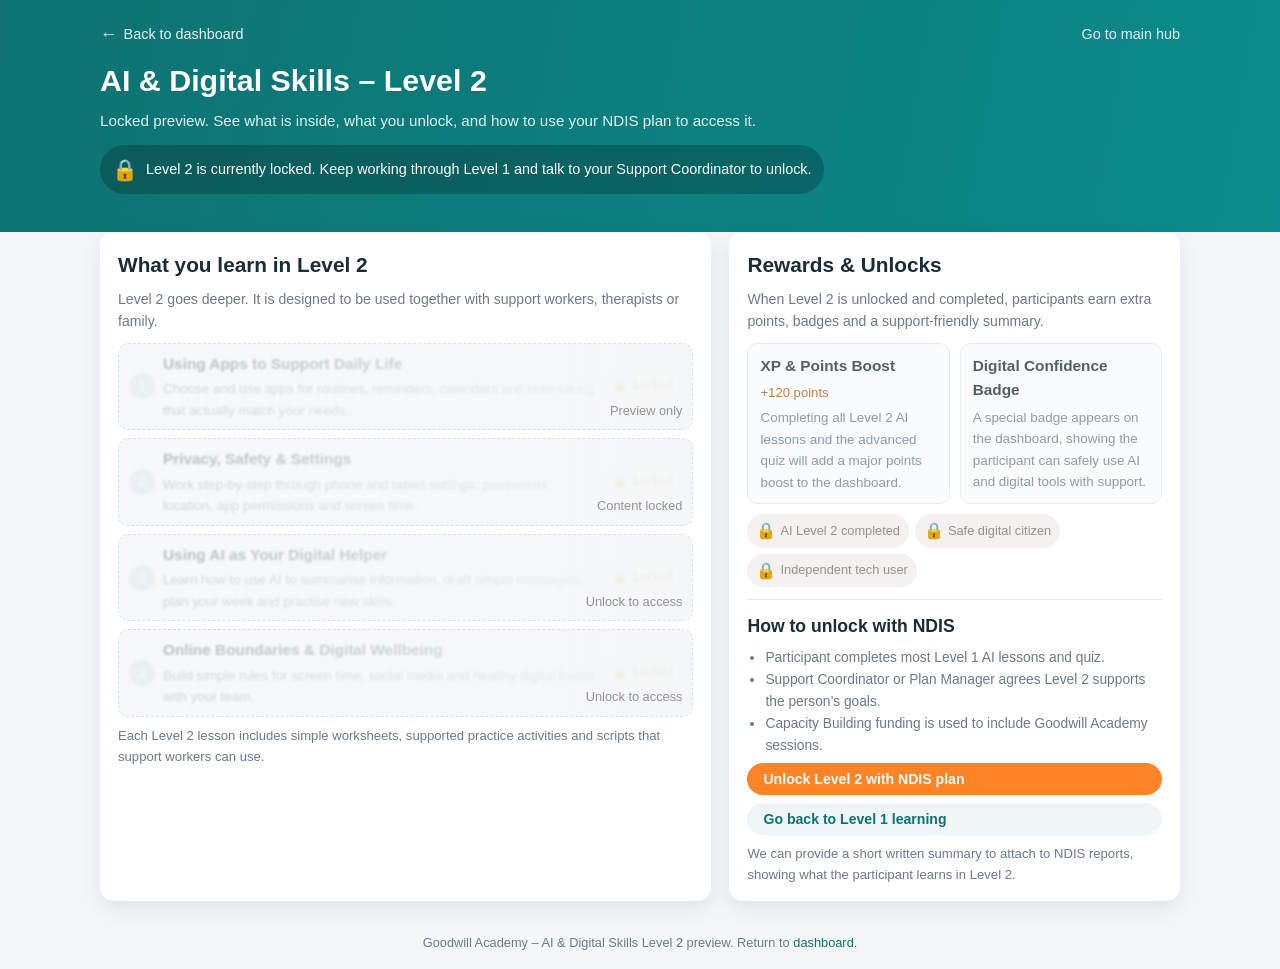
<file: ai-level2-locked.html>
<!doctype html>
<html lang="en">
<head>
    <meta charset="utf-8">
    <title>AI & Digital Skills – Level 2 (Locked Preview) – Goodwill Academy</title>
    <meta name="viewport" content="width=device-width,initial-scale=1">
    <meta name="description" content="Preview of AI & Digital Skills Level 2 for Goodwill Academy. See lessons, rewards and how to unlock using NDIS funding.">
    <style>
        :root {
            --bg: #f4f7f9;
            --card-bg: #ffffff;
            --primary: #0e7272;
            --secondary: #fe8427;
            --text: #1a2c37;
            --muted: #6b7a8d;
            --radius: 14px;
            --shadow: 0 8px 22px rgba(0, 0, 0, 0.08);
        }

        * {
            box-sizing: border-box;
        }

        body {
            margin: 0;
            font-family: Arial, sans-serif;
            background: var(--bg);
            color: var(--text);
            line-height: 1.6;
        }

        header {
            background: linear-gradient(100deg, var(--primary), #0b8b8b);
            color: #ffffff;
            padding: 20px 0 18px;
        }

        .container {
            max-width: 1120px;
            margin: 0 auto;
            padding: 0 20px 20px;
        }

        .top-row {
            display: flex;
            justify-content: space-between;
            align-items: center;
            flex-wrap: wrap;
            gap: 8px;
        }

        .back-link {
            color: #e5f5f4;
            text-decoration: none;
            font-size: 0.9rem;
            display: inline-flex;
            align-items: center;
            gap: 6px;
        }

        .back-link span {
            font-size: 1.1rem;
        }

        h1 {
            margin: 8px 0 4px;
            font-size: 1.9rem;
        }

        header p {
            margin: 2px 0 0;
            color: #dff4f2;
            font-size: 0.95rem;
        }

        .locked-banner {
            margin-top: 12px;
            padding: 8px 12px;
            border-radius: 999px;
            background: rgba(0, 0, 0, 0.22);
            font-size: 0.9rem;
            display: inline-flex;
            align-items: center;
            gap: 8px;
        }

        .locked-banner span.icon {
            font-size: 1.3rem;
        }

        main {
            margin-top: 16px;
        }

        .layout {
            display: grid;
            grid-template-columns: 1.9fr 1.4fr;
            gap: 18px;
        }

        @media (max-width: 880px) {
            .layout {
                grid-template-columns: 1fr;
            }
        }

        .card {
            background: var(--card-bg);
            border-radius: var(--radius);
            box-shadow: var(--shadow);
            padding: 16px 18px;
        }

        .card h2 {
            margin-top: 0;
            margin-bottom: 6px;
            font-size: 1.3rem;
        }

        .card-subtitle {
            margin: 0 0 10px;
            font-size: 0.88rem;
            color: var(--muted);
        }

        .lesson-list {
            display: grid;
            gap: 8px;
        }

        .lesson-row {
            border-radius: 10px;
            border: 1px dashed #d7e3ea;
            padding: 8px 10px;
            display: grid;
            grid-template-columns: auto minmax(0,1fr) auto;
            gap: 8px;
            align-items: center;
            background: #f9fbfd;
            position: relative;
            overflow: hidden;
        }

        @media (max-width: 720px) {
            .lesson-row {
                grid-template-columns: auto minmax(0,1fr);
            }
        }

        .lesson-index {
            width: 26px;
            height: 26px;
            border-radius: 50%;
            background: #d2dde3;
            color: #ffffff;
            display: inline-flex;
            justify-content: center;
            align-items: center;
            font-size: 0.9rem;
            flex-shrink: 0;
        }

        .lesson-main h3 {
            margin: 0 0 2px;
            font-size: 0.96rem;
        }

        .lesson-main p {
            margin: 0;
            font-size: 0.84rem;
            color: var(--muted);
        }

        .lock-pill {
            font-size: 0.78rem;
            padding: 4px 8px;
            border-radius: 999px;
            background: #fff3e8;
            color: #b05808;
            border: 1px solid #f7d5b2;
            display: inline-flex;
            align-items: center;
            gap: 5px;
        }

        .blur-overlay {
            position: absolute;
            inset: 0;
            background: linear-gradient(90deg, rgba(244,247,249,0.7), rgba(244,247,249,0.95));
            backdrop-filter: blur(1px);
            pointer-events: none;
        }

        .blur-text {
            position: absolute;
            right: 10px;
            bottom: 8px;
            font-size: 0.8rem;
            color: #9a8f8f;
        }

        .small-note {
            margin-top: 8px;
            font-size: 0.82rem;
            color: var(--muted);
        }

        .rewards-grid {
            display: grid;
            grid-template-columns: 1fr 1fr;
            gap: 10px;
        }

        @media (max-width: 720px) {
            .rewards-grid {
                grid-template-columns: 1fr;
            }
        }

        .reward-card {
            border-radius: 10px;
            border: 1px solid #e0e4f1;
            padding: 10px 12px;
            background: #f8fafc;
            display: flex;
            flex-direction: column;
            gap: 4px;
            position: relative;
        }

        .reward-card.locked {
            opacity: 0.75;
        }

        .reward-title {
            font-size: 0.96rem;
            font-weight: bold;
        }

        .reward-points {
            font-size: 0.82rem;
            color: #b05808;
        }

        .reward-desc {
            font-size: 0.84rem;
            color: var(--muted);
        }

        .badge-list {
            display: flex;
            flex-wrap: wrap;
            gap: 6px;
            margin-top: 4px;
        }

        .badge {
            font-size: 0.8rem;
            padding: 4px 9px;
            border-radius: 999px;
            background: #f5f1f1;
            color: #9a8f8f;
            display: inline-flex;
            align-items: center;
            gap: 4px;
        }

        .badge span.icon {
            font-size: 1rem;
        }

        .requirements-list {
            font-size: 0.86rem;
            padding-left: 18px;
            margin: 4px 0 0;
            color: var(--muted);
        }

        .btn {
            border: none;
            border-radius: 999px;
            padding: 8px 16px;
            font-size: 0.88rem;
            font-weight: bold;
            cursor: pointer;
            outline: none;
            transition: background 0.2s ease, transform 0.08s ease;
            display: inline-flex;
            align-items: center;
            gap: 6px;
            text-decoration: none;
        }

        .btn-primary {
            background: var(--secondary);
            color: #ffffff;
        }

        .btn-primary:hover {
            background: #ff9d4a;
        }

        .btn-secondary {
            background: #f0f6f7;
            color: var(--primary);
        }

        .btn-secondary:hover {
            background: #e2eff0;
        }

        .btn:active {
            transform: scale(0.97);
        }

        .cta-block {
            margin-top: 6px;
            display: flex;
            flex-direction: column;
            gap: 8px;
        }

        .cta-note {
            font-size: 0.82rem;
            color: var(--muted);
        }

        footer {
            text-align: center;
            font-size: 0.8rem;
            padding: 12px 8px 16px;
            color: var(--muted);
        }

        footer a {
            color: var(--primary);
            text-decoration: none;
        }

        /* Simple unlock modal */
        .modal-backdrop {
            position: fixed;
            inset: 0;
            background: rgba(15,27,39,0.56);
            display: none;
            align-items: center;
            justify-content: center;
            z-index: 20;
        }

        .modal {
            background: #ffffff;
            border-radius: 14px;
            max-width: 420px;
            width: 92%;
            padding: 16px 18px 14px;
            box-shadow: 0 12px 30px rgba(0, 0, 0, 0.22);
        }

        .modal h3 {
            margin: 0 0 6px;
            font-size: 1.1rem;
        }

        .modal p {
            margin: 4px 0;
            font-size: 0.86rem;
            color: var(--muted);
        }

        .modal form {
            margin-top: 8px;
            display: grid;
            gap: 8px;
        }

        .modal label {
            font-size: 0.82rem;
        }

        .modal input,
        .modal textarea {
            width: 100%;
            border-radius: 8px;
            border: 1px solid #d2dde3;
            padding: 6px 8px;
            font-size: 0.85rem;
            font-family: inherit;
        }

        .modal textarea {
            resize: vertical;
            min-height: 60px;
        }

        .modal-actions {
            display: flex;
            justify-content: flex-end;
            gap: 8px;
            margin-top: 4px;
        }

        .modal-note {
            font-size: 0.78rem;
            color: var(--muted);
            margin-top: 4px;
        }

        .modal-message {
            font-size: 0.8rem;
            margin-top: 4px;
        }

        .modal-message.success {
            color: #027a4f;
        }

        .modal-message.error {
            color: #b05808;
        }
    </style>
</head>
<body>
<header>
    <div class="container">
        <div class="top-row">
            <a href="goodwill-academy-dashboard.html" class="back-link">
                <span>←</span> Back to dashboard
            </a>
            <a href="goodwill-academy-full-landing.html" class="back-link">
                Go to main hub
            </a>
        </div>
        <h1>AI & Digital Skills – Level 2</h1>
        <p>Locked preview. See what is inside, what you unlock, and how to use your NDIS plan to access it.</p>
        <div class="locked-banner" id="locked-banner">
            <span class="icon">🔒</span>
            <span id="locked-banner-text">Level 2 is currently locked. Finish Level 1 and talk to your Support Coordinator to unlock.</span>
        </div>
    </div>
</header>

<main class="container">
    <div class="layout">
        <!-- LEFT: Curriculum preview -->
        <section class="card">
            <h2>What you learn in Level 2</h2>
            <p class="card-subtitle">
                Level 2 goes deeper. It is designed to be used together with support workers, therapists or family.
            </p>
            <div class="lesson-list">
                <div class="lesson-row">
                    <div class="lesson-index">1</div>
                    <div class="lesson-main">
                        <h3>Using Apps to Support Daily Life</h3>
                        <p>Choose and use apps for routines, reminders, calendars and note-taking that actually match your needs.</p>
                    </div>
                    <div>
                        <span class="lock-pill"><span>🔒</span> Locked</span>
                    </div>
                    <div class="blur-overlay"></div>
                    <div class="blur-text">Preview only</div>
                </div>

                <div class="lesson-row">
                    <div class="lesson-index">2</div>
                    <div class="lesson-main">
                        <h3>Privacy, Safety & Settings</h3>
                        <p>Work step-by-step through phone and tablet settings: passwords, location, app permissions and screen time.</p>
                    </div>
                    <div>
                        <span class="lock-pill"><span>🔒</span> Locked</span>
                    </div>
                    <div class="blur-overlay"></div>
                    <div class="blur-text">Content locked</div>
                </div>

                <div class="lesson-row">
                    <div class="lesson-index">3</div>
                    <div class="lesson-main">
                        <h3>Using AI as Your Digital Helper</h3>
                        <p>Learn how to use AI to summarise information, draft simple messages, plan your week and practise new skills.</p>
                    </div>
                    <div>
                        <span class="lock-pill"><span>🔒</span> Locked</span>
                    </div>
                    <div class="blur-overlay"></div>
                    <div class="blur-text">Unlock to access</div>
                </div>

                <div class="lesson-row">
                    <div class="lesson-index">4</div>
                    <div class="lesson-main">
                        <h3>Online Boundaries & Digital Wellbeing</h3>
                        <p>Build simple rules for screen time, social media and healthy digital habits with your team.</p>
                    </div>
                    <div>
                        <span class="lock-pill"><span>🔒</span> Locked</span>
                    </div>
                    <div class="blur-overlay"></div>
                    <div class="blur-text">Unlock to access</div>
                </div>
            </div>
            <p class="small-note">
                Each Level 2 lesson includes simple worksheets, supported practice activities and scripts that support workers can use.
            </p>
        </section>

        <!-- RIGHT: rewards + unlock CTA -->
        <section class="card">
            <h2>Rewards & Unlocks</h2>
            <p class="card-subtitle">
                When Level 2 is unlocked and completed, participants earn extra points, badges and a support-friendly summary.
            </p>

            <div class="rewards-grid">
                <div class="reward-card locked">
                    <div class="reward-title">XP & Points Boost</div>
                    <div class="reward-points">+120 points</div>
                    <div class="reward-desc">
                        Completing all Level 2 AI lessons and the advanced quiz will add a major points boost to the dashboard.
                    </div>
                </div>

                <div class="reward-card locked">
                    <div class="reward-title">Digital Confidence Badge</div>
                    <div class="reward-desc">
                        A special badge appears on the dashboard, showing the participant can safely use AI and digital tools with support.
                    </div>
                </div>
            </div>

            <div class="badge-list" style="margin-top:10px;">
                <span class="badge"><span class="icon">🔒</span> AI Level 2 completed</span>
                <span class="badge"><span class="icon">🔒</span> Safe digital citizen</span>
                <span class="badge"><span class="icon">🔒</span> Independent tech user</span>
            </div>

            <hr style="margin:12px 0;border:none;border-top:1px solid #e4eaee;">

            <h2 style="margin-top:0;font-size:1.1rem;">How to unlock with NDIS</h2>
            <ul class="requirements-list">
                <li>Participant completes most Level 1 AI lessons and quiz.</li>
                <li>Support Coordinator or Plan Manager agrees Level 2 supports the person’s goals.</li>
                <li>Capacity Building funding is used to include Goodwill Academy sessions.</li>
            </ul>

            <div class="cta-block">
                <button type="button" class="btn btn-primary" onclick="openUnlockModal()">
                    Unlock Level 2 with NDIS plan
                </button>
                <button type="button" class="btn btn-secondary" onclick="window.location.href='module-ai-level1.html'">
                    Go back to Level 1 learning
                </button>
                <div class="cta-note">
                    We can provide a short written summary to attach to NDIS reports, showing what the participant learns in Level 2.
                </div>
            </div>
        </section>
    </div>
</main>

<footer>
    Goodwill Academy – AI & Digital Skills Level 2 preview.
    Return to <a href="goodwill-academy-dashboard.html">dashboard</a>.
</footer>

<!-- Unlock modal -->
<div class="modal-backdrop" id="unlock-modal">
    <div class="modal">
        <h3>Request Level 2 Unlock</h3>
        <p>Fill in this short form so our team can contact your coordinator or plan manager about using NDIS funding.</p>
        <form id="unlock-form">
            <label>
                Participant name
                <input type="text" id="participant-name" required>
            </label>
            <label>
                Support coordinator or plan manager email
                <input type="email" id="coordinator-email" required>
            </label>
            <label>
                Anything we should know? (optional)
                <textarea id="extra-notes" placeholder="Goals, communication needs, preferred days/times..."></textarea>
            </label>
            <div class="modal-actions">
                <button type="button" class="btn btn-secondary" onclick="closeUnlockModal()">Cancel</button>
                <button type="submit" class="btn btn-primary">Send request</button>
            </div>
            <div class="modal-note">
                This is a demonstration form for preview. Your real site can connect this to email or your CRM.
            </div>
            <div class="modal-message" id="modal-message"></div>
        </form>
    </div>
</div>

<script>
    function getBool(key) {
        return localStorage.getItem(key) === '1';
    }

    function updateLockedBanner() {
        var completed = getBool('gw_ai_l1_completed');
        var quizPassed = getBool('gw_ai_l1_quiz_passed');
        var textEl = document.getElementById('locked-banner-text');
        if (!textEl) return;

        if (completed && quizPassed) {
            textEl.textContent = 'Level 2 is ready to unlock. Use the button below to talk with your Support Coordinator or Plan Manager.';
        } else if (completed && !quizPassed) {
            textEl.textContent = 'You have finished the Level 1 lessons. Complete the Level 1 quiz, then talk with your team about unlocking Level 2.';
        } else {
            textEl.textContent = 'Level 2 is currently locked. Keep working through Level 1 and talk to your Support Coordinator to unlock.';
        }
    }

    function openUnlockModal() {
        var modal = document.getElementById('unlock-modal');
        if (modal) {
            modal.style.display = 'flex';
        }
    }

    function closeUnlockModal() {
        var modal = document.getElementById('unlock-modal');
        if (modal) {
            modal.style.display = 'none';
        }
    }

    var unlockForm = document.getElementById('unlock-form');
    if (unlockForm) {
        unlockForm.addEventListener('submit', function (e) {
            e.preventDefault();
            var msg = document.getElementById('modal-message');
            if (!msg) return;
            msg.textContent = 'Sending request...';
            msg.className = 'modal-message';

            setTimeout(function () {
                msg.textContent = 'Request sent. Our team will contact your coordinator or plan manager to discuss Level 2.';
                msg.className = 'modal-message success';
            }, 800);
        });
    }

    updateLockedBanner();
</script>
</body>
</html>
</file>
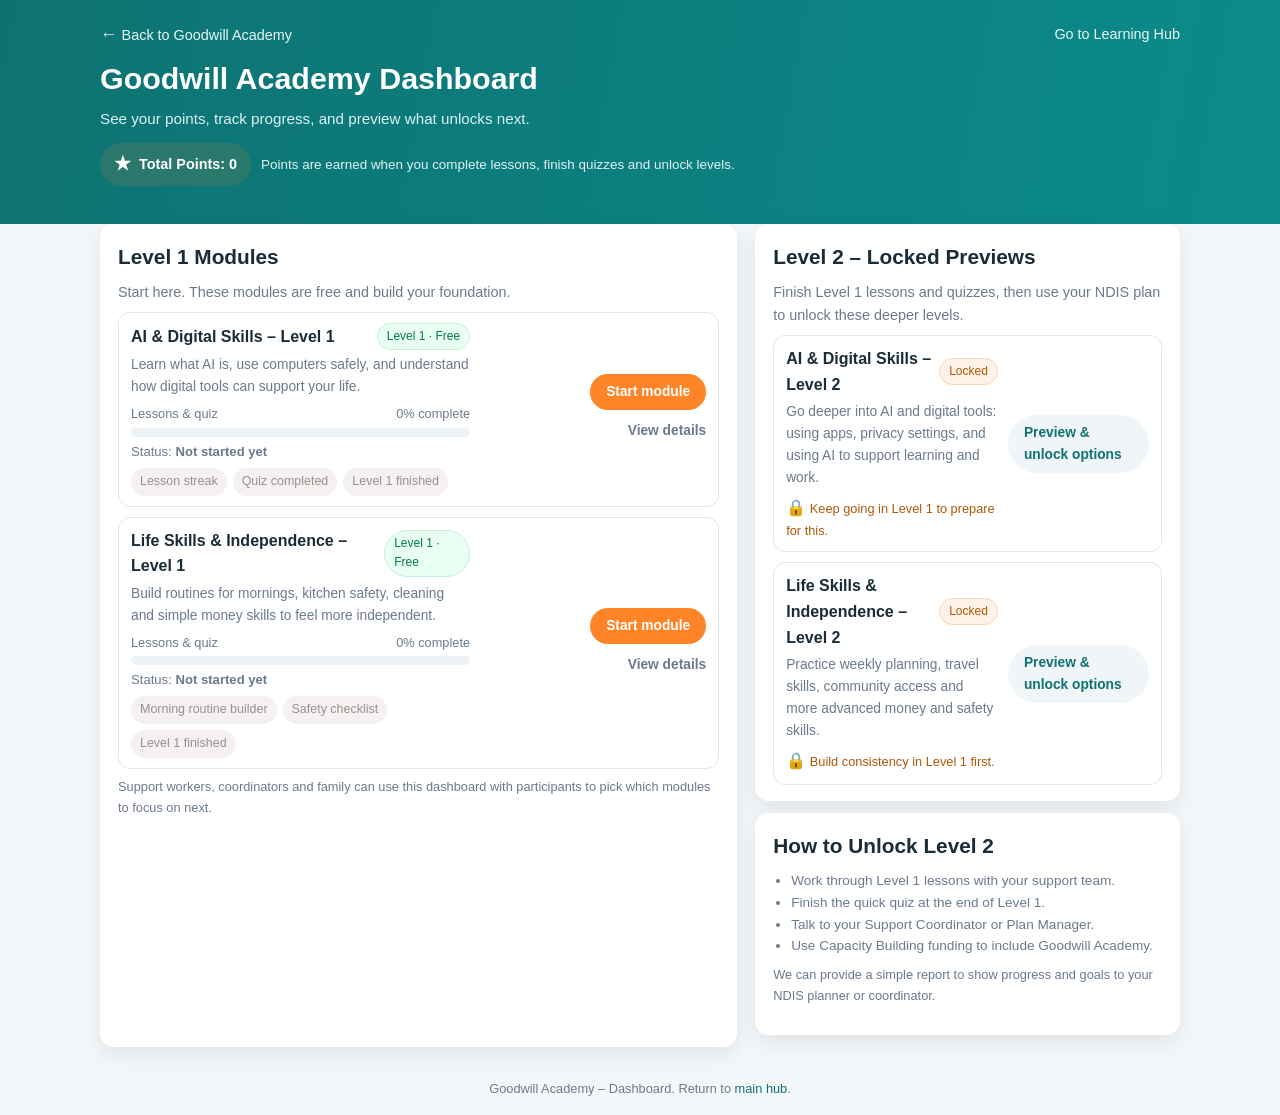
<file: goodwill-academy-dashboard.html>
<!doctype html>
<html lang="en">
<head>
    <meta charset="utf-8">
    <title>Goodwill Academy – Learning Dashboard</title>
    <meta name="viewport" content="width=device-width,initial-scale=1">
    <meta name="description" content="Goodwill Academy dashboard showing learning progress, points and locked levels.">
    <style>
        :root {
            --bg: #f4f7f9;
            --card-bg: #ffffff;
            --primary: #0e7272;
            --secondary: #fe8427;
            --text: #1a2c37;
            --muted: #6b7a8d;
            --radius: 14px;
            --shadow: 0 8px 22px rgba(0, 0, 0, 0.08);
        }

        * {
            box-sizing: border-box;
        }

        body {
            margin: 0;
            font-family: Arial, sans-serif;
            background: var(--bg);
            color: var(--text);
            line-height: 1.6;
        }

        header {
            background: linear-gradient(100deg, var(--primary), #0b8b8b);
            color: #ffffff;
            padding: 20px 0 18px;
        }

        .container {
            max-width: 1120px;
            margin: 0 auto;
            padding: 0 20px 20px;
        }

        .header-top {
            display: flex;
            justify-content: space-between;
            align-items: center;
            gap: 10px;
            flex-wrap: wrap;
        }

        .header-top a {
            color: #e7f7f6;
            text-decoration: none;
            font-size: 0.9rem;
        }

        .header-top a span {
            font-size: 1.1rem;
        }

        h1 {
            margin: 6px 0 2px;
            font-size: 1.9rem;
        }

        header p {
            margin: 4px 0 0;
            color: #daf3f1;
            font-size: 0.95rem;
        }

        .points-strip {
            margin-top: 12px;
            display: flex;
            flex-wrap: wrap;
            gap: 10px;
            align-items: center;
        }

        .points-pill {
            display: inline-flex;
            align-items: center;
            gap: 8px;
            padding: 6px 14px;
            border-radius: 999px;
            background: rgba(254,132,39,0.12);
            color: #fff;
            font-size: 0.9rem;
            font-weight: bold;
        }

        .points-pill span.icon {
            font-size: 1.2rem;
        }

        .points-note {
            font-size: 0.84rem;
            color: #e2f3f2;
        }

        main {
            margin-top: 16px;
        }

        .grid {
            display: grid;
            grid-template-columns: 1.8fr 1.2fr;
            gap: 18px;
        }

        @media (max-width: 880px) {
            .grid {
                grid-template-columns: 1fr;
            }
        }

        .card {
            background: var(--card-bg);
            border-radius: var(--radius);
            box-shadow: var(--shadow);
            padding: 16px 18px;
        }

        .card h2 {
            margin-top: 0;
            margin-bottom: 8px;
            font-size: 1.3rem;
        }

        .card-subtitle {
            margin: 0 0 8px;
            font-size: 0.9rem;
            color: var(--muted);
        }

        .module-list {
            display: grid;
            gap: 10px;
        }

        .module-card {
            border-radius: 12px;
            border: 1px solid #dde7ec;
            padding: 10px 12px;
            display: grid;
            grid-template-columns: minmax(0, 2.4fr) minmax(0, 1.6fr);
            gap: 10px;
            align-items: center;
        }

        @media (max-width: 720px) {
            .module-card {
                grid-template-columns: 1fr;
            }
        }

        .module-header {
            display: flex;
            justify-content: space-between;
            align-items: center;
            gap: 6px;
        }

        .module-title {
            font-size: 1rem;
            font-weight: bold;
        }

        .module-pill {
            font-size: 0.75rem;
            padding: 3px 9px;
            border-radius: 999px;
            background: #e9fff3;
            color: #027a4f;
            border: 1px solid #c4f0d5;
        }

        .module-pill.locked {
            background: #fff3e8;
            color: #b05808;
            border-color: #f7d5b2;
        }

        .module-description {
            font-size: 0.86rem;
            color: var(--muted);
            margin: 4px 0 6px;
        }

        .status-label {
            font-size: 0.82rem;
            color: var(--muted);
        }

        .status-label span {
            font-weight: bold;
        }

        .progress-bar-wrapper {
            margin-bottom: 4px;
        }

        .progress-label-row {
            display: flex;
            justify-content: space-between;
            font-size: 0.8rem;
            color: var(--muted);
        }

        .progress-bar {
            width: 100%;
            height: 9px;
            background: #ecf2f5;
            border-radius: 999px;
            overflow: hidden;
            margin-top: 3px;
        }

        .progress-bar span {
            display: block;
            height: 100%;
            background: linear-gradient(90deg, var(--secondary), #ff9f4b);
            width: 0%;
            transition: width 0.25s ease;
        }

        .module-actions {
            display: flex;
            flex-direction: column;
            align-items: flex-end;
            gap: 6px;
            justify-content: center;
        }

        @media (max-width: 720px) {
            .module-actions {
                align-items: flex-start;
            }
        }

        .btn {
            border: none;
            border-radius: 999px;
            padding: 7px 16px;
            font-size: 0.86rem;
            font-weight: bold;
            cursor: pointer;
            outline: none;
            transition: background 0.2s ease, transform 0.08s ease;
            text-decoration: none;
            display: inline-flex;
            align-items: center;
            gap: 6px;
        }

        .btn-primary {
            background: var(--secondary);
            color: #ffffff;
        }

        .btn-primary:hover {
            background: #ff9d4a;
        }

        .btn-secondary {
            background: #f0f6f7;
            color: var(--primary);
        }

        .btn-secondary:hover {
            background: #e2eff0;
        }

        .btn-ghost {
            background: transparent;
            color: var(--muted);
            padding-inline: 0;
        }

        .btn:active {
            transform: scale(0.97);
        }

        .lock-label {
            font-size: 0.8rem;
            color: #b05808;
        }

        .lock-label span {
            font-size: 1rem;
        }

        .badge-list {
            display: flex;
            flex-wrap: wrap;
            gap: 6px;
            margin-top: 6px;
        }

        .badge {
            font-size: 0.78rem;
            padding: 4px 9px;
            border-radius: 999px;
            background: #eef4ff;
            color: #283a66;
        }

        .badge.locked {
            background: #f5f1f1;
            color: #9a8f8f;
        }

        .badge.completed {
            background: #e9fff3;
            color: #027a4f;
        }

        .small-note {
            font-size: 0.8rem;
            color: var(--muted);
            margin-top: 8px;
        }

        .side-card {
            margin-bottom: 12px;
        }

        .side-list {
            font-size: 0.85rem;
            padding-left: 18px;
            margin: 4px 0 0;
            color: var(--muted);
        }

        footer {
            text-align: center;
            font-size: 0.8rem;
            padding: 12px 8px 16px;
            color: var(--muted);
        }

        footer a {
            color: var(--primary);
            text-decoration: none;
        }
    </style>
</head>
<body>
<header>
    <div class="container">
        <div class="header-top">
            <a href="goodwill-academy-full-landing.html"><span>←</span> Back to Goodwill Academy</a>
            <a href="goodwill-academy-full-landing.html">Go to Learning Hub</a>
        </div>
        <h1>Goodwill Academy Dashboard</h1>
        <p>See your points, track progress, and preview what unlocks next.</p>
        <div class="points-strip">
            <div class="points-pill">
                <span class="icon">★</span>
                <span id="total-points-label">Total Points: 0</span>
            </div>
            <div class="points-note">
                Points are earned when you complete lessons, finish quizzes and unlock levels.
            </div>
        </div>
    </div>
</header>

<main class="container">
    <div class="grid">
        <!-- LEFT COLUMN – ACTIVE MODULES -->
        <section class="card">
            <h2>Level 1 Modules</h2>
            <p class="card-subtitle">Start here. These modules are free and build your foundation.</p>
            <div class="module-list">
                <!-- AI & Digital Skills L1 -->
                <article class="module-card" id="mod-ai-l1">
                    <div>
                        <div class="module-header">
                            <div class="module-title">AI & Digital Skills – Level 1</div>
                            <div class="module-pill">Level 1 · Free</div>
                        </div>
                        <p class="module-description">
                            Learn what AI is, use computers safely, and understand how digital tools can support your life.
                        </p>
                        <div class="progress-bar-wrapper">
                            <div class="progress-label-row">
                                <span>Lessons & quiz</span>
                                <span id="ai-l1-progress-label">0% complete</span>
                            </div>
                            <div class="progress-bar">
                                <span id="ai-l1-progress-bar"></span>
                            </div>
                        </div>
                        <div class="status-label" id="ai-l1-status">
                            Status: <span>Not started yet</span>
                        </div>
                        <div class="badge-list" id="ai-l1-badges">
                            <span class="badge locked">Lesson streak</span>
                            <span class="badge locked">Quiz completed</span>
                            <span class="badge locked">Level 1 finished</span>
                        </div>
                    </div>
                    <div class="module-actions">
                        <a href="module-ai-level1.html" id="ai-l1-main-btn" class="btn btn-primary">
                            Start module
                        </a>
                        <button type="button" class="btn btn-ghost" onclick="openModuleInfo('ai')">
                            View details
                        </button>
                    </div>
                </article>

                <!-- Life Skills L1 -->
                <article class="module-card" id="mod-ls-l1">
                    <div>
                        <div class="module-header">
                            <div class="module-title">Life Skills & Independence – Level 1</div>
                            <div class="module-pill">Level 1 · Free</div>
                        </div>
                        <p class="module-description">
                            Build routines for mornings, kitchen safety, cleaning and simple money skills to feel more independent.
                        </p>
                        <div class="progress-bar-wrapper">
                            <div class="progress-label-row">
                                <span>Lessons & quiz</span>
                                <span id="ls-l1-progress-label">0% complete</span>
                            </div>
                            <div class="progress-bar">
                                <span id="ls-l1-progress-bar"></span>
                            </div>
                        </div>
                        <div class="status-label" id="ls-l1-status">
                            Status: <span>Not started yet</span>
                        </div>
                        <div class="badge-list" id="ls-l1-badges">
                            <span class="badge locked">Morning routine builder</span>
                            <span class="badge locked">Safety checklist</span>
                            <span class="badge locked">Level 1 finished</span>
                        </div>
                    </div>
                    <div class="module-actions">
                        <a href="module-life-skills-level1.html" id="ls-l1-main-btn" class="btn btn-primary">
                            Start module
                        </a>
                        <button type="button" class="btn btn-ghost" onclick="openModuleInfo('ls')">
                            View details
                        </button>
                    </div>
                </article>
            </div>
            <p class="small-note">
                Support workers, coordinators and family can use this dashboard with participants to pick which modules to focus on next.
            </p>
        </section>

        <!-- RIGHT COLUMN – LOCKED & NEXT STEPS -->
        <section>
            <div class="card side-card">
                <h2>Level 2 – Locked Previews</h2>
                <p class="card-subtitle">
                    Finish Level 1 lessons and quizzes, then use your NDIS plan to unlock these deeper levels.
                </p>

                <div class="module-list">
                    <!-- AI L2 Locked -->
                    <article class="module-card">
                        <div>
                            <div class="module-header">
                                <div class="module-title">AI & Digital Skills – Level 2</div>
                                <div class="module-pill locked">Locked</div>
                            </div>
                            <p class="module-description">
                                Go deeper into AI and digital tools: using apps, privacy settings, and using AI to support learning and work.
                            </p>
                            <div class="lock-label" id="ai-l2-lock-label">
                                <span>🔒</span> Keep going in Level 1 to prepare for this.
                            </div>
                        </div>
                        <div class="module-actions">
                            <a href="ai-level2-locked.html" class="btn btn-secondary">
                                Preview & unlock options
                            </a>
                        </div>
                    </article>

                    <!-- Life Skills L2 Locked -->
                    <article class="module-card">
                        <div>
                            <div class="module-header">
                                <div class="module-title">Life Skills & Independence – Level 2</div>
                                <div class="module-pill locked">Locked</div>
                            </div>
                            <p class="module-description">
                                Practice weekly planning, travel skills, community access and more advanced money and safety skills.
                            </p>
                            <div class="lock-label" id="ls-l2-lock-label">
                                <span>🔒</span> Build consistency in Level 1 first.
                            </div>
                        </div>
                        <div class="module-actions">
                            <a href="life-skills-level2-locked.html" class="btn btn-secondary">
                                Preview & unlock options
                            </a>
                        </div>
                    </article>
                </div>
            </div>

            <div class="card side-card">
                <h2>How to Unlock Level 2</h2>
                <ul class="side-list">
                    <li>Work through Level 1 lessons with your support team.</li>
                    <li>Finish the quick quiz at the end of Level 1.</li>
                    <li>Talk to your Support Coordinator or Plan Manager.</li>
                    <li>Use Capacity Building funding to include Goodwill Academy.</li>
                </ul>
                <p class="small-note">
                    We can provide a simple report to show progress and goals to your NDIS planner or coordinator.
                </p>
            </div>
        </section>
    </div>
</main>

<footer>
    Goodwill Academy – Dashboard. Return to <a href="goodwill-academy-full-landing.html">main hub</a>.
</footer>

<script>
    function getBool(key) {
        return localStorage.getItem(key) === '1';
    }

    function countLessons(prefix, total) {
        var count = 0;
        for (var i = 1; i <= total; i++) {
            if (localStorage.getItem(prefix + 'lesson_' + i) === '1') {
                count++;
            }
        }
        return count;
    }

    function updateModuleCard(config) {
        var lessonsDone = countLessons(config.prefix, config.totalLessons);
        var quizDone = getBool(config.quizKey);
        var moduleDone = getBool(config.completeKey);

        var scorePieces = lessonsDone + (quizDone ? 1 : 0);
        var totalPieces = config.totalLessons + 1; // + quiz
        var percent = Math.round((scorePieces / totalPieces) * 100);

        var bar = document.getElementById(config.id + '-progress-bar');
        var label = document.getElementById(config.id + '-progress-label');
        var status = document.getElementById(config.id + '-status');
        var mainBtn = document.getElementById(config.id + '-main-btn');
        var badgesWrap = document.getElementById(config.id + '-badges');

        if (bar) bar.style.width = percent + '%';
        if (label) label.textContent = percent + '% complete';

        var stateText = 'Not started yet';
        if (percent > 0 && percent < 100) {
            stateText = 'In progress';
        }
        if (moduleDone && quizDone) {
            stateText = 'Level 1 complete';
        }
        if (status) {
            status.innerHTML = 'Status: <span>' + stateText + '</span>';
        }

        if (mainBtn) {
            if (percent === 0) {
                mainBtn.textContent = 'Start module';
            } else {
                mainBtn.textContent = 'Continue module';
            }
        }

        if (badgesWrap) {
            var badges = badgesWrap.querySelectorAll('.badge');
            if (badges.length >= 3) {
                // Badge 1: some lessons done
                if (lessonsDone > 0) {
                    badges[0].classList.add('completed');
                    badges[0].classList.remove('locked');
                }
                // Badge 2: quiz done
                if (quizDone) {
                    badges[1].classList.add('completed');
                    badges[1].classList.remove('locked');
                }
                // Badge 3: module complete
                if (moduleDone && quizDone) {
                    badges[2].classList.add('completed');
                    badges[2].classList.remove('locked');
                }
            }
        }

        return { lessonsDone: lessonsDone, quizDone: quizDone, moduleDone: moduleDone, percent: percent };
    }

    function updateLockLabels(aiStatus, lsStatus) {
        var aiLabel = document.getElementById('ai-l2-lock-label');
        var lsLabel = document.getElementById('ls-l2-lock-label');

        if (aiLabel) {
            if (aiStatus.moduleDone && aiStatus.quizDone) {
                aiLabel.innerHTML = '<span>🔓</span> Ready to unlock – talk to your coordinator or plan manager.';
            }
        }

        if (lsLabel) {
            if (lsStatus.moduleDone && lsStatus.quizDone) {
                lsLabel.innerHTML = '<span>🔓</span> Ready to unlock – you have finished Level 1.';
            }
        }
    }

    function updatePoints() {
        var total = parseInt(localStorage.getItem('gw_academy_points') || '0', 10);
        var label = document.getElementById('total-points-label');
        if (label) {
            label.textContent = 'Total Points: ' + total;
        }
    }

    function openModuleInfo(code) {
        if (code === 'ai') {
            alert('AI & Digital Skills – Level 1 helps participants understand AI, online safety and digital tools using simple language. It can be completed with support in small steps.');
        } else if (code === 'ls') {
            alert('Life Skills & Independence – Level 1 focuses on daily routines, kitchen safety, cleaning and money basics to build confidence and independence.');
        }
    }

    // On load
    var aiStatus = updateModuleCard({
        id: 'ai-l1',
        prefix: 'gw_ai_l1_',
        totalLessons: 4,
        completeKey: 'gw_ai_l1_completed',
        quizKey: 'gw_ai_l1_quiz_passed'
    });

    var lsStatus = updateModuleCard({
        id: 'ls-l1',
        prefix: 'gw_ls_l1_',
        totalLessons: 4,
        completeKey: 'gw_ls_l1_completed',
        quizKey: 'gw_ls_l1_quiz_passed'
    });

    updateLockLabels(aiStatus, lsStatus);
    updatePoints();
</script>
</body>
</html>
</file>
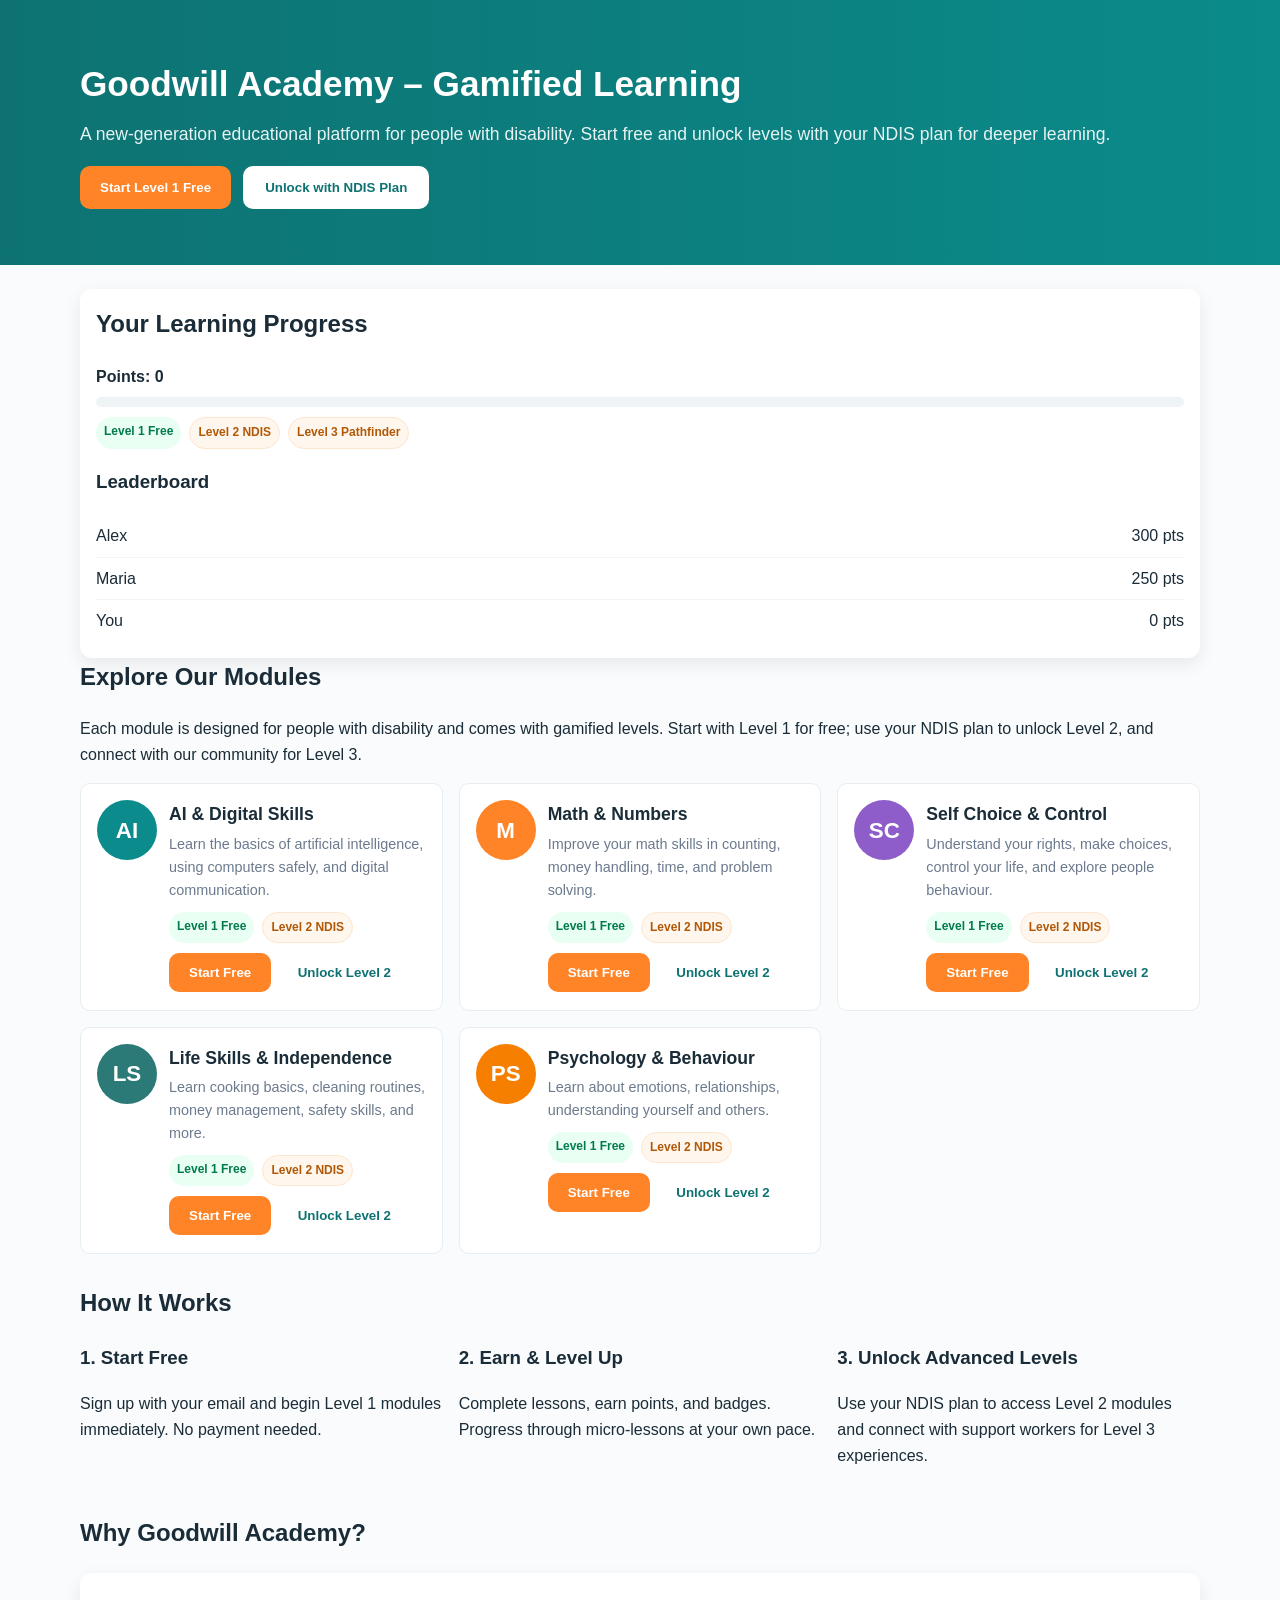
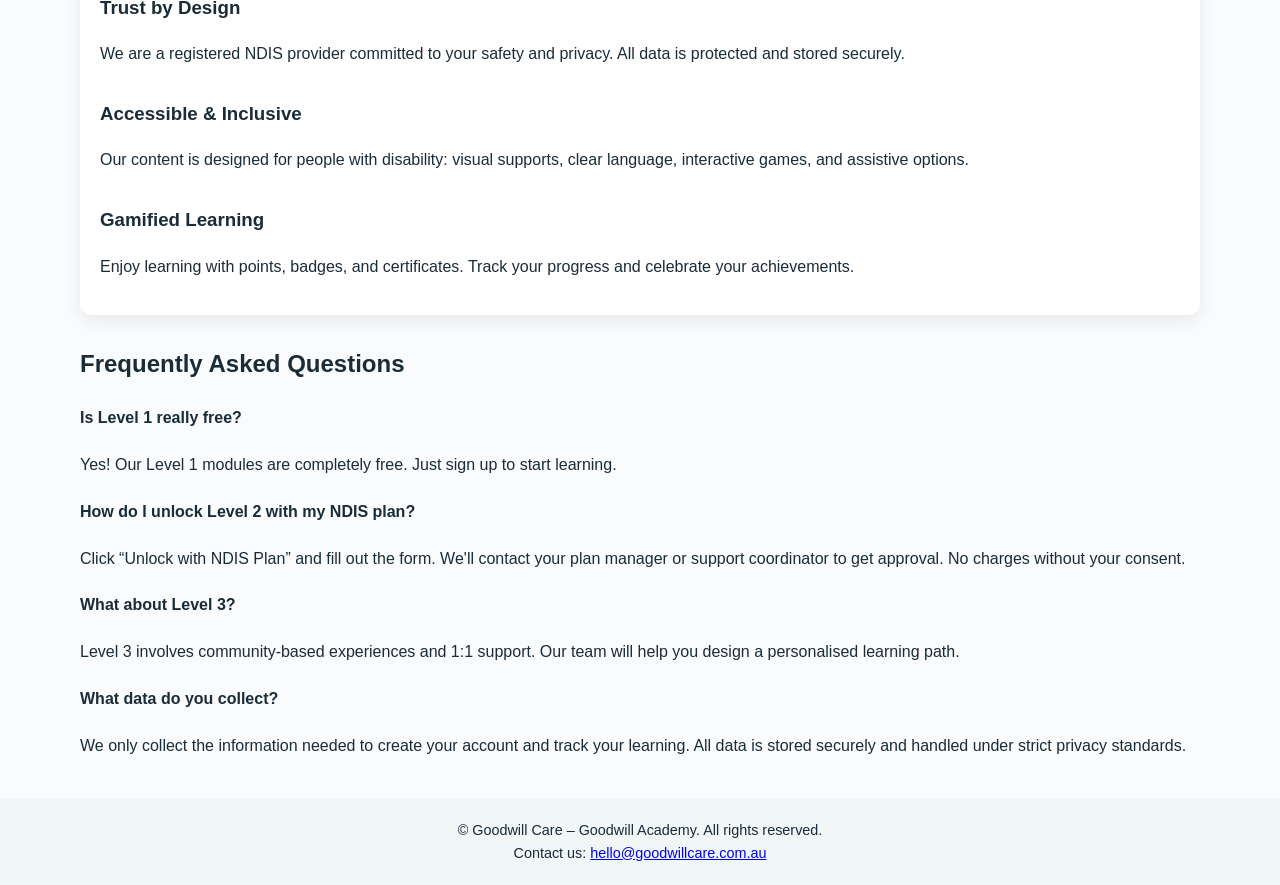
<file: goodwill-academy-full-landing.html>
<!doctype html>
<html lang="en">
<head>
    <meta charset="utf-8">
    <meta name="viewport" content="width=device-width,initial-scale=1">
    <title>Goodwill Academy – Gamified Learning for People with Disability</title>
    <meta name="description" content="Goodwill Academy is a gamified educational platform for people with disability. Start free modules and unlock advanced levels with NDIS support.">
    <style>
        :root {
            --bg: #f9fbfc;
            --card-bg: #ffffff;
            --primary: #0e7272;
            --secondary: #fe8427;
            --text: #1a2c37;
            --muted: #6b7a8d;
            --radius: 12px;
            --shadow: 0 6px 18px rgba(0, 0, 0, 0.08);
        }
        body {
            margin: 0;
            font-family: Arial, sans-serif;
            background: var(--bg);
            color: var(--text);
            line-height: 1.6;
        }
        header {
            background: linear-gradient(90deg, var(--primary), #0b8b8b);
            color: #fff;
            padding: 32px 20px;
        }
        .container {
            max-width: 1120px;
            margin: 0 auto;
            padding: 24px;
        }
        .hero {
            display: grid;
            grid-template-columns: 1fr;
            gap: 20px;
            align-items: center;
        }
        @media (min-width: 900px) {
            .hero {
                grid-template-columns: 1fr 500px;
            }
        }
        h1 {
            margin-top: 0;
            margin-bottom: 8px;
            font-size: 2.2rem;
            color: #ffffff;
        }
        p.lead {
            margin-top: 0;
            margin-bottom: 18px;
            color: #e6f3f3;
            font-size: 1.1rem;
        }
        .button-group {
            display: flex;
            flex-wrap: wrap;
            gap: 12px;
            margin-top: 16px;
        }
        .btn {
            border: none;
            border-radius: 10px;
            padding: 12px 20px;
            font-weight: bold;
            cursor: pointer;
            transition: background 0.2s ease;
            outline: none;
        }
        .btn-primary {
            background: var(--secondary);
            color: #fff;
        }
        .btn-secondary {
            background: #fff;
            color: var(--primary);
            border: 2px solid rgba(255,255,255,0.2);
        }
        .btn-primary:hover {
            background: #ff9951;
        }
        .btn-secondary:hover {
            background: #eff7f7;
        }
        .card {
            background: var(--card-bg);
            border-radius: var(--radius);
            box-shadow: var(--shadow);
            padding: 20px;
            margin-bottom: 20px;
        }
        .modules {
            display: grid;
            gap: 16px;
        }
        @media (min-width: 768px) {
            .modules {
                grid-template-columns: repeat(2, 1fr);
            }
        }
        @media (min-width: 1024px) {
            .modules {
                grid-template-columns: repeat(3, 1fr);
            }
        }
        .module-card {
            display: flex;
            background: #fff;
            border: 1px solid #e6eef1;
            border-radius: 10px;
            padding: 16px;
            align-items: flex-start;
        }
        .module-icon {
            width: 60px;
            height: 60px;
            border-radius: 50%;
            display: flex;
            align-items: center;
            justify-content: center;
            font-size: 1.4rem;
            font-weight: bold;
            margin-right: 12px;
            color: #fff;
        }
        .module-meta {
            flex: 1;
        }
        .module-meta h4 {
            margin: 0;
            font-size: 1.1rem;
        }
        .module-meta p {
            margin: 4px 0 10px;
            color: var(--muted);
            font-size: 0.9rem;
        }
        .badge {
            display: inline-block;
            padding: 5px 8px;
            border-radius: 999px;
            font-size: 0.75rem;
            font-weight: bold;
        }
        .badge-free {
            background: #e9fff3;
            color: #027a4f;
        }
        .badge-locked {
            background: #fff7ed;
            color: #b05808;
            border: 1px solid #fde6cf;
        }
        .hero-dashboard {
            background: var(--card-bg);
            border-radius: var(--radius);
            padding: 16px;
            box-shadow: var(--shadow);
        }
        .progress-bar {
            width: 100%;
            height: 10px;
            background: #eef4f5;
            border-radius: 999px;
            overflow: hidden;
            margin-top: 8px;
        }
        .progress-bar span {
            display: block;
            height: 100%;
            background: linear-gradient(90deg, var(--secondary), #ffa45c);
            width: 0%;
        }
        .leaderboard {
            margin-top: 14px;
        }
        .leaderboard-item {
            display: flex;
            justify-content: space-between;
            padding: 8px 0;
            border-bottom: 1px solid #f0f5f6;
        }
        .leaderboard-item:last-child {
            border-bottom: none;
        }
        h2, h3 {
            margin-top: 0;
        }
        .how-it-works {
            display: grid;
            gap: 16px;
            margin-top: 20px;
        }
        @media (min-width: 768px) {
            .how-it-works {
                grid-template-columns: repeat(3, 1fr);
            }
        }
        .faq-item {
            margin-bottom: 14px;
        }
        .footer {
            background: #f1f6f7;
            padding: 20px;
            text-align: center;
            font-size: 0.9rem;
        }
    </style>
</head>
<body>
<header>
    <div class="container">
        <h1>Goodwill Academy – Gamified Learning</h1>
        <p class="lead">A new-generation educational platform for people with disability. Start free and unlock levels with your NDIS plan for deeper learning.</p>
        <div class="button-group">
            <button class="btn btn-primary" onclick="startFree()">Start Level 1 Free</button>
            <button class="btn btn-secondary" onclick="openUnlock()">Unlock with NDIS Plan</button>
        </div>
    </div>
</header>

<main class="container">

    <!-- Dashboard card -->
    <section class="hero-dashboard" aria-label="Progress overview">
        <h2>Your Learning Progress</h2>
        <div><strong id="points">Points: 0</strong></div>
        <div class="progress-bar"><span id="progress"></span></div>
        <div style="display:flex;gap:8px;margin-top:10px;">
            <div class="badge badge-free">Level 1 Free</div>
            <div class="badge badge-locked">Level 2 NDIS</div>
            <div class="badge badge-locked">Level 3 Pathfinder</div>
        </div>
        <h3 style="margin-top:18px;">Leaderboard</h3>
        <div class="leaderboard" aria-label="Leaderboard">
            <div class="leaderboard-item"><div>Alex</div><div>300 pts</div></div>
            <div class="leaderboard-item"><div>Maria</div><div>250 pts</div></div>
            <div class="leaderboard-item"><div>You</div><div id="user-points">0 pts</div></div>
        </div>
    </section>

    <!-- Modules Section -->
    <section>
        <h2>Explore Our Modules</h2>
        <p>Each module is designed for people with disability and comes with gamified levels. Start with Level 1 for free; use your NDIS plan to unlock Level 2, and connect with our community for Level 3.</p>
        <div class="modules">

            <!-- Module: AI & Digital Skills -->
            <div class="module-card">
                <div class="module-icon" style="background:#0b8b8b;">AI</div>
                <div class="module-meta">
                    <h4>AI & Digital Skills</h4>
                    <p>Learn the basics of artificial intelligence, using computers safely, and digital communication.</p>
                    <div style="display:flex;gap:8px;margin-bottom:8px;">
                        <span class="badge badge-free">Level 1 Free</span>
                        <span class="badge badge-locked">Level 2 NDIS</span>
                    </div>
                    <button class="btn btn-primary" onclick="startModule('AI')">Start Free</button>
                    <button class="btn btn-secondary" onclick="openUnlock()">Unlock Level 2</button>
                </div>
            </div>

            <!-- Module: Math & Numbers -->
            <div class="module-card">
                <div class="module-icon" style="background:#fe8427;">M</div>
                <div class="module-meta">
                    <h4>Math & Numbers</h4>
                    <p>Improve your math skills in counting, money handling, time, and problem solving.</p>
                    <div style="display:flex;gap:8px;margin-bottom:8px;">
                        <span class="badge badge-free">Level 1 Free</span>
                        <span class="badge badge-locked">Level 2 NDIS</span>
                    </div>
                    <button class="btn btn-primary" onclick="startModule('Math')">Start Free</button>
                    <button class="btn btn-secondary" onclick="openUnlock()">Unlock Level 2</button>
                </div>
            </div>

            <!-- Module: Self Choice & Control -->
            <div class="module-card">
                <div class="module-icon" style="background:#8e5dca;">SC</div>
                <div class="module-meta">
                    <h4>Self Choice & Control</h4>
                    <p>Understand your rights, make choices, control your life, and explore people behaviour.</p>
                    <div style="display:flex;gap:8px;margin-bottom:8px;">
                        <span class="badge badge-free">Level 1 Free</span>
                        <span class="badge badge-locked">Level 2 NDIS</span>
                    </div>
                    <button class="btn btn-primary" onclick="startModule('Choice')">Start Free</button>
                    <button class="btn btn-secondary" onclick="openUnlock()">Unlock Level 2</button>
                </div>
            </div>

            <!-- Additional modules placeholder -->
            <div class="module-card">
                <div class="module-icon" style="background:#2b7a78;">LS</div>
                <div class="module-meta">
                    <h4>Life Skills & Independence</h4>
                    <p>Learn cooking basics, cleaning routines, money management, safety skills, and more.</p>
                    <div style="display:flex;gap:8px;margin-bottom:8px;">
                        <span class="badge badge-free">Level 1 Free</span>
                        <span class="badge badge-locked">Level 2 NDIS</span>
                    </div>
                    <button class="btn btn-primary" onclick="startModule('Life Skills')">Start Free</button>
                    <button class="btn btn-secondary" onclick="openUnlock()">Unlock Level 2</button>
                </div>
            </div>

            <div class="module-card">
                <div class="module-icon" style="background:#f77f00;">PS</div>
                <div class="module-meta">
                    <h4>Psychology & Behaviour</h4>
                    <p>Learn about emotions, relationships, understanding yourself and others.</p>
                    <div style="display:flex;gap:8px;margin-bottom:8px;">
                        <span class="badge badge-free">Level 1 Free</span>
                        <span class="badge badge-locked">Level 2 NDIS</span>
                    </div>
                    <button class="btn btn-primary" onclick="startModule('Psychology')">Start Free</button>
                    <button class="btn btn-secondary" onclick="openUnlock()">Unlock Level 2</button>
                </div>
            </div>

        </div>
    </section>

    <!-- How It Works -->
    <section style="margin-top:30px;">
        <h2>How It Works</h2>
        <div class="how-it-works">
            <div>
                <h3>1. Start Free</h3>
                <p>Sign up with your email and begin Level 1 modules immediately. No payment needed.</p>
            </div>
            <div>
                <h3>2. Earn & Level Up</h3>
                <p>Complete lessons, earn points, and badges. Progress through micro-lessons at your own pace.</p>
            </div>
            <div>
                <h3>3. Unlock Advanced Levels</h3>
                <p>Use your NDIS plan to access Level 2 modules and connect with support workers for Level 3 experiences.</p>
            </div>
        </div>
    </section>

    <!-- Why Goodwill Academy -->
    <section style="margin-top:30px;">
        <h2>Why Goodwill Academy?</h2>
        <div class="card">
            <div style="display:grid;gap:16px;">
                <div>
                    <h3>Trust by Design</h3>
                    <p>We are a registered NDIS provider committed to your safety and privacy. All data is protected and stored securely.</p>
                </div>
                <div>
                    <h3>Accessible & Inclusive</h3>
                    <p>Our content is designed for people with disability: visual supports, clear language, interactive games, and assistive options.</p>
                </div>
                <div>
                    <h3>Gamified Learning</h3>
                    <p>Enjoy learning with points, badges, and certificates. Track your progress and celebrate your achievements.</p>
                </div>
            </div>
        </div>
    </section>

    <!-- FAQ -->
    <section style="margin-top:30px;">
        <h2>Frequently Asked Questions</h2>
        <div class="faq-item">
            <h4>Is Level 1 really free?</h4>
            <p>Yes! Our Level 1 modules are completely free. Just sign up to start learning.</p>
        </div>
        <div class="faq-item">
            <h4>How do I unlock Level 2 with my NDIS plan?</h4>
            <p>Click “Unlock with NDIS Plan” and fill out the form. We'll contact your plan manager or support coordinator to get approval. No charges without your consent.</p>
        </div>
        <div class="faq-item">
            <h4>What about Level 3?</h4>
            <p>Level 3 involves community-based experiences and 1:1 support. Our team will help you design a personalised learning path.</p>
        </div>
        <div class="faq-item">
            <h4>What data do you collect?</h4>
            <p>We only collect the information needed to create your account and track your learning. All data is stored securely and handled under strict privacy standards.</p>
        </div>
    </section>
</main>

<!-- Unlock modal -->
<div id="unlock-modal" style="display:none;position:fixed;top:0;left:0;width:100%;height:100%;background:rgba(0,0,0,0.4);align-items:center;justify-content:center;">
    <div style="background:#fff;padding:20px;border-radius:12px;width:95%;max-width:600px;">
        <h2>Unlock Level 2 with NDIS Plan</h2>
        <p>Please provide your details and consent to allow us to contact your plan manager or support coordinator.</p>
        <form id="unlock-form">
            <label for="name">Participant Name</label><br>
            <input type="text" id="name" required style="width:100%;padding:10px;border-radius:8px;border:1px solid #d0d7de;"><br><br>
            <label for="email">Email Address</label><br>
            <input type="email" id="email" required style="width:100%;padding:10px;border-radius:8px;border:1px solid #d0d7de;"><br><br>
            <label for="manager">Plan Manager / Support Coordinator</label><br>
            <input type="text" id="manager" required style="width:100%;padding:10px;border-radius:8px;border:1px solid #d0d7de;"><br><br>
            <label for="ndis">NDIS Number (optional)</label><br>
            <input type="text" id="ndis" style="width:100%;padding:10px;border-radius:8px;border:1px solid #d0d7de;"><br><br>
            <label><input type="checkbox" id="consent" required> I consent to Goodwill contacting my plan manager or support coordinator and preparing an unlock request. I agree to the <a href="#" style="color:var(--primary);">privacy policy</a>.</label><br><br>
            <button type="button" class="btn btn-secondary" onclick="closeUnlock()">Cancel</button>
            <button type="submit" class="btn btn-primary">Send Unlock Request</button>
            <p id="unlock-message" style="margin-top:10px;color:var(--primary);"></p>
        </form>
    </div>
</div>

<div class="footer">
    © Goodwill Care – Goodwill Academy. All rights reserved.
    <br>Contact us: <a href="mailto:hello@goodwillcare.com.au">hello@goodwillcare.com.au</a>
</div>

<script>
    // Simulate progress and points for demo
    function updateProgress() {
        var points = localStorage.getItem('gw_academy_points') || 0;
        document.getElementById('points').innerText = 'Points: ' + points;
        document.getElementById('user-points').innerText = points + ' pts';
        var progress = document.getElementById('progress');
        var percent = Math.min(100, (points / 1000) * 100);
        progress.style.width = percent + '%';
    }

    function awardPoints(amount) {
        var current = parseInt(localStorage.getItem('gw_academy_points') || '0', 10);
        localStorage.setItem('gw_academy_points', current + amount);
    }

    updateProgress();

    function startModule(name) {
        var modulePage = '';

        if (name === 'AI') {
            modulePage = 'module-ai-level1.html';
        } else if (name === 'Life Skills') {
            modulePage = 'module-life-skills-level1.html';
        }

        awardPoints(20); // starting bonus for opening a module
        updateProgress();

        if (modulePage) {
            window.location.href = modulePage;
        } else {
            alert('Starting module: ' + name + '. You will earn points for completing lessons!');
        }
    }

    function startFree() {
        // Default: start AI & Digital Skills Level 1 when user clicks "Start Level 1 Free"
        window.location.href = 'module-ai-level1.html';
    }

    function openUnlock() {
        document.getElementById('unlock-modal').style.display = 'flex';
    }

    function closeUnlock() {
        document.getElementById('unlock-modal').style.display = 'none';
    }

    document.getElementById('unlock-form').addEventListener('submit', function(e) {
        e.preventDefault();
        var messageEl = document.getElementById('unlock-message');
        messageEl.textContent = 'Sending request...';
        setTimeout(function() {
            messageEl.textContent = 'Your unlock request has been submitted. A team member will contact your plan manager.';
            awardPoints(100);
            updateProgress();
            setTimeout(closeUnlock, 2000);
        }, 1000);
    });
</script>
</body>
</html>
</file>
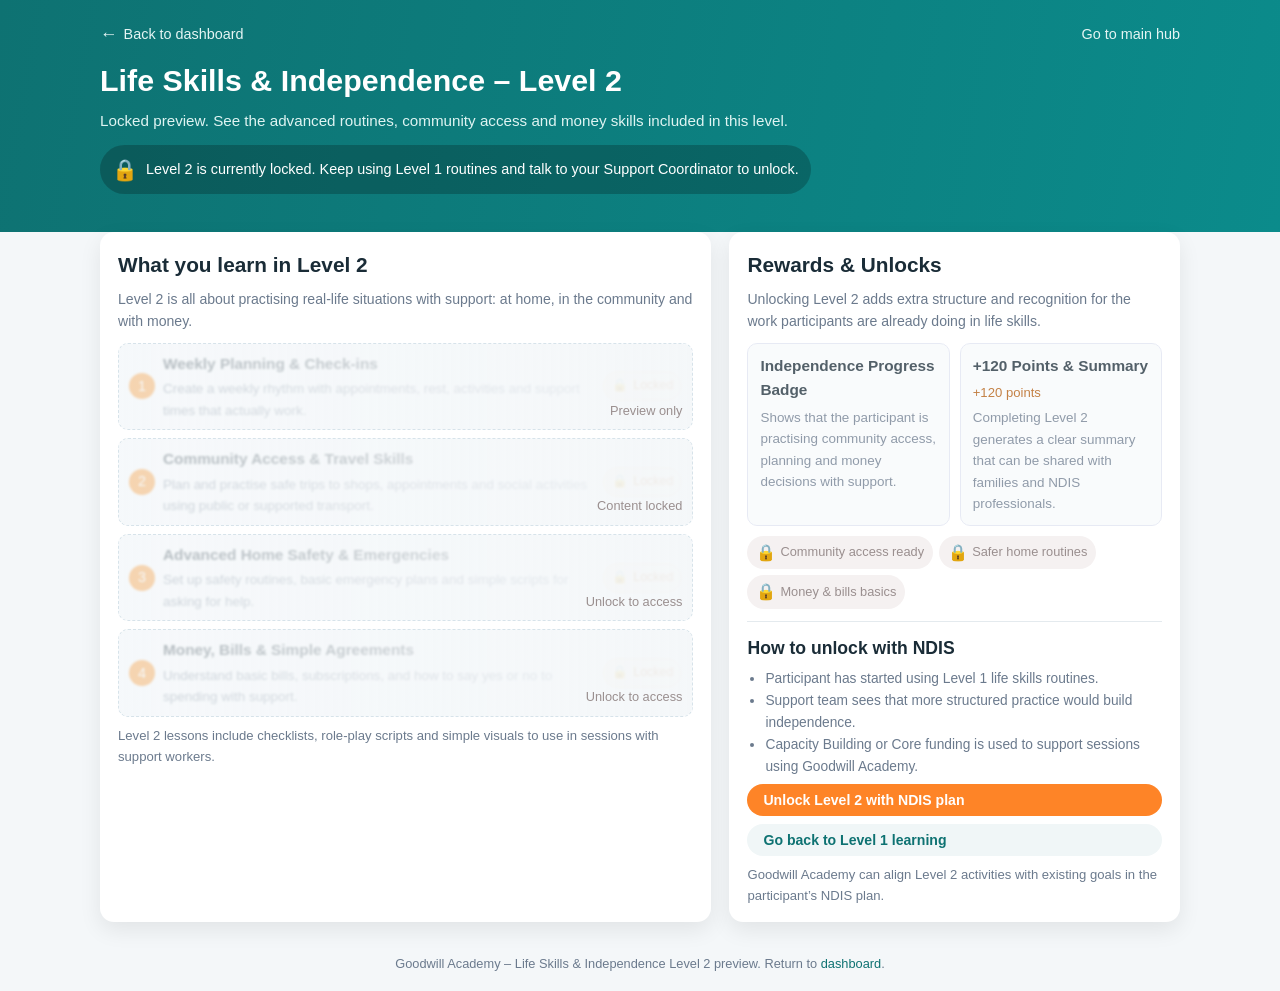
<file: life-skills-level2-locked.html>
<!doctype html>
<html lang="en">
<head>
    <meta charset="utf-8">
    <title>Life Skills & Independence – Level 2 (Locked Preview) – Goodwill Academy</title>
    <meta name="viewport" content="width=device-width,initial-scale=1">
    <meta name="description" content="Preview of Life Skills & Independence Level 2 for Goodwill Academy. See advanced routines, community access and how to unlock using NDIS.">
    <style>
        :root {
            --bg: #f4f7f9;
            --card-bg: #ffffff;
            --primary: #0e7272;
            --secondary: #fe8427;
            --text: #1a2c37;
            --muted: #6b7a8d;
            --radius: 14px;
            --shadow: 0 8px 22px rgba(0, 0, 0, 0.08);
        }

        * {
            box-sizing: border-box;
        }

        body {
            margin: 0;
            font-family: Arial, sans-serif;
            background: var(--bg);
            color: var(--text);
            line-height: 1.6;
        }

        header {
            background: linear-gradient(100deg, var(--primary), #0b8b8b);
            color: #ffffff;
            padding: 20px 0 18px;
        }

        .container {
            max-width: 1120px;
            margin: 0 auto;
            padding: 0 20px 20px;
        }

        .top-row {
            display: flex;
            justify-content: space-between;
            align-items: center;
            flex-wrap: wrap;
            gap: 8px;
        }

        .back-link {
            color: #e5f5f4;
            text-decoration: none;
            font-size: 0.9rem;
            display: inline-flex;
            align-items: center;
            gap: 6px;
        }

        .back-link span {
            font-size: 1.1rem;
        }

        h1 {
            margin: 8px 0 4px;
            font-size: 1.9rem;
        }

        header p {
            margin: 2px 0 0;
            color: #dff4f2;
            font-size: 0.95rem;
        }

        .locked-banner {
            margin-top: 12px;
            padding: 8px 12px;
            border-radius: 999px;
            background: rgba(0, 0, 0, 0.22);
            font-size: 0.9rem;
            display: inline-flex;
            align-items: center;
            gap: 8px;
        }

        .locked-banner span.icon {
            font-size: 1.3rem;
        }

        main {
            margin-top: 16px;
        }

        .layout {
            display: grid;
            grid-template-columns: 1.9fr 1.4fr;
            gap: 18px;
        }

        @media (max-width: 880px) {
            .layout {
                grid-template-columns: 1fr;
            }
        }

        .card {
            background: var(--card-bg);
            border-radius: var(--radius);
            box-shadow: var(--shadow);
            padding: 16px 18px;
        }

        .card h2 {
            margin-top: 0;
            margin-bottom: 6px;
            font-size: 1.3rem;
        }

        .card-subtitle {
            margin: 0 0 10px;
            font-size: 0.88rem;
            color: var(--muted);
        }

        .lesson-list {
            display: grid;
            gap: 8px;
        }

        .lesson-row {
            border-radius: 10px;
            border: 1px dashed #d7e3ea;
            padding: 8px 10px;
            display: grid;
            grid-template-columns: auto minmax(0,1fr) auto;
            gap: 8px;
            align-items: center;
            background: #f9fbfd;
            position: relative;
            overflow: hidden;
        }

        @media (max-width: 720px) {
            .lesson-row {
                grid-template-columns: auto minmax(0,1fr);
            }
        }

        .lesson-index {
            width: 26px;
            height: 26px;
            border-radius: 50%;
            background: #f77f00;
            color: #ffffff;
            display: inline-flex;
            justify-content: center;
            align-items: center;
            font-size: 0.9rem;
            flex-shrink: 0;
        }

        .lesson-main h3 {
            margin: 0 0 2px;
            font-size: 0.96rem;
        }

        .lesson-main p {
            margin: 0;
            font-size: 0.84rem;
            color: var(--muted);
        }

        .lock-pill {
            font-size: 0.78rem;
            padding: 4px 8px;
            border-radius: 999px;
            background: #fff3e8;
            color: #b05808;
            border: 1px solid #f7d5b2;
            display: inline-flex;
            align-items: center;
            gap: 5px;
        }

        .blur-overlay {
            position: absolute;
            inset: 0;
            background: linear-gradient(90deg, rgba(244,247,249,0.7), rgba(244,247,249,0.95));
            backdrop-filter: blur(1px);
            pointer-events: none;
        }

        .blur-text {
            position: absolute;
            right: 10px;
            bottom: 8px;
            font-size: 0.8rem;
            color: #9a8f8f;
        }

        .small-note {
            margin-top: 8px;
            font-size: 0.82rem;
            color: var(--muted);
        }

        .rewards-grid {
            display: grid;
            grid-template-columns: 1fr 1fr;
            gap: 10px;
        }

        @media (max-width: 720px) {
            .rewards-grid {
                grid-template-columns: 1fr;
            }
        }

        .reward-card {
            border-radius: 10px;
            border: 1px solid #e0e4f1;
            padding: 10px 12px;
            background: #f8fafc;
            display: flex;
            flex-direction: column;
            gap: 4px;
            position: relative;
        }

        .reward-card.locked {
            opacity: 0.75;
        }

        .reward-title {
            font-size: 0.96rem;
            font-weight: bold;
        }

        .reward-points {
            font-size: 0.82rem;
            color: #b05808;
        }

        .reward-desc {
            font-size: 0.84rem;
            color: var(--muted);
        }

        .badge-list {
            display: flex;
            flex-wrap: wrap;
            gap: 6px;
            margin-top: 4px;
        }

        .badge {
            font-size: 0.8rem;
            padding: 4px 9px;
            border-radius: 999px;
            background: #f5f1f1;
            color: #9a8f8f;
            display: inline-flex;
            align-items: center;
            gap: 4px;
        }

        .badge span.icon {
            font-size: 1rem;
        }

        .requirements-list {
            font-size: 0.86rem;
            padding-left: 18px;
            margin: 4px 0 0;
            color: var(--muted);
        }

        .btn {
            border: none;
            border-radius: 999px;
            padding: 8px 16px;
            font-size: 0.88rem;
            font-weight: bold;
            cursor: pointer;
            outline: none;
            transition: background 0.2s ease, transform 0.08s ease;
            display: inline-flex;
            align-items: center;
            gap: 6px;
            text-decoration: none;
        }

        .btn-primary {
            background: var(--secondary);
            color: #ffffff;
        }

        .btn-primary:hover {
            background: #ff9d4a;
        }

        .btn-secondary {
            background: #f0f6f7;
            color: var(--primary);
        }

        .btn-secondary:hover {
            background: #e2eff0;
        }

        .btn:active {
            transform: scale(0.97);
        }

        .cta-block {
            margin-top: 6px;
            display: flex;
            flex-direction: column;
            gap: 8px;
        }

        .cta-note {
            font-size: 0.82rem;
            color: var(--muted);
        }

        footer {
            text-align: center;
            font-size: 0.8rem;
            padding: 12px 8px 16px;
            color: var(--muted);
        }

        footer a {
            color: var(--primary);
            text-decoration: none;
        }

        /* Simple unlock modal */
        .modal-backdrop {
            position: fixed;
            inset: 0;
            background: rgba(15,27,39,0.56);
            display: none;
            align-items: center;
            justify-content: center;
            z-index: 20;
        }

        .modal {
            background: #ffffff;
            border-radius: 14px;
            max-width: 420px;
            width: 92%;
            padding: 16px 18px 14px;
            box-shadow: 0 12px 30px rgba(0, 0, 0, 0.22);
        }

        .modal h3 {
            margin: 0 0 6px;
            font-size: 1.1rem;
        }

        .modal p {
            margin: 4px 0;
            font-size: 0.86rem;
            color: var(--muted);
        }

        .modal form {
            margin-top: 8px;
            display: grid;
            gap: 8px;
        }

        .modal label {
            font-size: 0.82rem;
        }

        .modal input,
        .modal textarea {
            width: 100%;
            border-radius: 8px;
            border: 1px solid #d2dde3;
            padding: 6px 8px;
            font-size: 0.85rem;
            font-family: inherit;
        }

        .modal textarea {
            resize: vertical;
            min-height: 60px;
        }

        .modal-actions {
            display: flex;
            justify-content: flex-end;
            gap: 8px;
            margin-top: 4px;
        }

        .modal-note {
            font-size: 0.78rem;
            color: var(--muted);
            margin-top: 4px;
        }

        .modal-message {
            font-size: 0.8rem;
            margin-top: 4px;
        }

        .modal-message.success {
            color: #027a4f;
        }

        .modal-message.error {
            color: #b05808;
        }
    </style>
</head>
<body>
<header>
    <div class="container">
        <div class="top-row">
            <a href="goodwill-academy-dashboard.html" class="back-link">
                <span>←</span> Back to dashboard
            </a>
            <a href="goodwill-academy-full-landing.html" class="back-link">
                Go to main hub
            </a>
        </div>
        <h1>Life Skills & Independence – Level 2</h1>
        <p>Locked preview. See the advanced routines, community access and money skills included in this level.</p>
        <div class="locked-banner" id="locked-banner">
            <span class="icon">🔒</span>
            <span id="locked-banner-text">Level 2 is currently locked. Finish Level 1 and talk to your Support Coordinator to unlock.</span>
        </div>
    </div>
</header>

<main class="container">
    <div class="layout">
        <!-- LEFT: Curriculum preview -->
        <section class="card">
            <h2>What you learn in Level 2</h2>
            <p class="card-subtitle">
                Level 2 is all about practising real-life situations with support: at home, in the community and with money.
            </p>
            <div class="lesson-list">
                <div class="lesson-row">
                    <div class="lesson-index">1</div>
                    <div class="lesson-main">
                        <h3>Weekly Planning & Check-ins</h3>
                        <p>Create a weekly rhythm with appointments, rest, activities and support times that actually work.</p>
                    </div>
                    <div>
                        <span class="lock-pill"><span>🔒</span> Locked</span>
                    </div>
                    <div class="blur-overlay"></div>
                    <div class="blur-text">Preview only</div>
                </div>

                <div class="lesson-row">
                    <div class="lesson-index">2</div>
                    <div class="lesson-main">
                        <h3>Community Access & Travel Skills</h3>
                        <p>Plan and practise safe trips to shops, appointments and social activities using public or supported transport.</p>
                    </div>
                    <div>
                        <span class="lock-pill"><span>🔒</span> Locked</span>
                    </div>
                    <div class="blur-overlay"></div>
                    <div class="blur-text">Content locked</div>
                </div>

                <div class="lesson-row">
                    <div class="lesson-index">3</div>
                    <div class="lesson-main">
                        <h3>Advanced Home Safety & Emergencies</h3>
                        <p>Set up safety routines, basic emergency plans and simple scripts for asking for help.</p>
                    </div>
                    <div>
                        <span class="lock-pill"><span>🔒</span> Locked</span>
                    </div>
                    <div class="blur-overlay"></div>
                    <div class="blur-text">Unlock to access</div>
                </div>

                <div class="lesson-row">
                    <div class="lesson-index">4</div>
                    <div class="lesson-main">
                        <h3>Money, Bills & Simple Agreements</h3>
                        <p>Understand basic bills, subscriptions, and how to say yes or no to spending with support.</p>
                    </div>
                    <div>
                        <span class="lock-pill"><span>🔒</span> Locked</span>
                    </div>
                    <div class="blur-overlay"></div>
                    <div class="blur-text">Unlock to access</div>
                </div>
            </div>
            <p class="small-note">
                Level 2 lessons include checklists, role-play scripts and simple visuals to use in sessions with support workers.
            </p>
        </section>

        <!-- RIGHT: rewards + unlock CTA -->
        <section class="card">
            <h2>Rewards & Unlocks</h2>
            <p class="card-subtitle">
                Unlocking Level 2 adds extra structure and recognition for the work participants are already doing in life skills.
            </p>

            <div class="rewards-grid">
                <div class="reward-card locked">
                    <div class="reward-title">Independence Progress Badge</div>
                    <div class="reward-desc">
                        Shows that the participant is practising community access, planning and money decisions with support.
                    </div>
                </div>

                <div class="reward-card locked">
                    <div class="reward-title">+120 Points & Summary</div>
                    <div class="reward-points">+120 points</div>
                    <div class="reward-desc">
                        Completing Level 2 generates a clear summary that can be shared with families and NDIS professionals.
                    </div>
                </div>
            </div>

            <div class="badge-list" style="margin-top:10px;">
                <span class="badge"><span class="icon">🔒</span> Community access ready</span>
                <span class="badge"><span class="icon">🔒</span> Safer home routines</span>
                <span class="badge"><span class="icon">🔒</span> Money & bills basics</span>
            </div>

            <hr style="margin:12px 0;border:none;border-top:1px solid #e4eaee;">

            <h2 style="margin-top:0;font-size:1.1rem;">How to unlock with NDIS</h2>
            <ul class="requirements-list">
                <li>Participant has started using Level 1 life skills routines.</li>
                <li>Support team sees that more structured practice would build independence.</li>
                <li>Capacity Building or Core funding is used to support sessions using Goodwill Academy.</li>
            </ul>

            <div class="cta-block">
                <button type="button" class="btn btn-primary" onclick="openUnlockModal()">
                    Unlock Level 2 with NDIS plan
                </button>
                <button type="button" class="btn btn-secondary" onclick="window.location.href='module-life-skills-level1.html'">
                    Go back to Level 1 learning
                </button>
                <div class="cta-note">
                    Goodwill Academy can align Level 2 activities with existing goals in the participant’s NDIS plan.
                </div>
            </div>
        </section>
    </div>
</main>

<footer>
    Goodwill Academy – Life Skills & Independence Level 2 preview.
    Return to <a href="goodwill-academy-dashboard.html">dashboard</a>.
</footer>

<!-- Unlock modal -->
<div class="modal-backdrop" id="unlock-modal">
    <div class="modal">
        <h3>Request Level 2 Unlock</h3>
        <p>Use this form to start the conversation about adding Life Skills Level 2 to the person’s NDIS supports.</p>
        <form id="unlock-form">
            <label>
                Participant name
                <input type="text" id="participant-name" required>
            </label>
            <label>
                Support coordinator or plan manager email
                <input type="email" id="coordinator-email" required>
            </label>
            <label>
                Anything we should know? (optional)
                <textarea id="extra-notes" placeholder="Current goals, risks, support needs..."></textarea>
            </label>
            <div class="modal-actions">
                <button type="button" class="btn btn-secondary" onclick="closeUnlockModal()">Cancel</button>
                <button type="submit" class="btn btn-primary">Send request</button>
            </div>
            <div class="modal-note">
                This is a demonstration form. Your live version can be connected to email, CRM or a referral workflow.
            </div>
            <div class="modal-message" id="modal-message"></div>
        </form>
    </div>
</div>

<script>
    function getBool(key) {
        return localStorage.getItem(key) === '1';
    }

    function updateLockedBanner() {
        var completed = getBool('gw_ls_l1_completed');
        var quizPassed = getBool('gw_ls_l1_quiz_passed');
        var textEl = document.getElementById('locked-banner-text');
        if (!textEl) return;

        if (completed && quizPassed) {
            textEl.textContent = 'Level 2 is ready to unlock. Use the button below to start the conversation with your coordinator or plan manager.';
        } else if (completed && !quizPassed) {
            textEl.textContent = 'You have completed the Level 1 lessons. Finish the Level 1 quiz, then talk with your team about Level 2.';
        } else {
            textEl.textContent = 'Level 2 is currently locked. Keep using Level 1 routines and talk to your Support Coordinator to unlock.';
        }
    }

    function openUnlockModal() {
        var modal = document.getElementById('unlock-modal');
        if (modal) {
            modal.style.display = 'flex';
        }
    }

    function closeUnlockModal() {
        var modal = document.getElementById('unlock-modal');
        if (modal) {
            modal.style.display = 'none';
        }
    }

    var unlockForm = document.getElementById('unlock-form');
    if (unlockForm) {
        unlockForm.addEventListener('submit', function (e) {
            e.preventDefault();
            var msg = document.getElementById('modal-message');
            if (!msg) return;
            msg.textContent = 'Sending request...';
            msg.className = 'modal-message';

            setTimeout(function () {
                msg.textContent = 'Request sent. Our team will contact your coordinator or plan manager to discuss Level 2 supports.';
                msg.className = 'modal-message success';
            }, 800);
        });
    }

    updateLockedBanner();
</script>
</body>
</html>
</file>
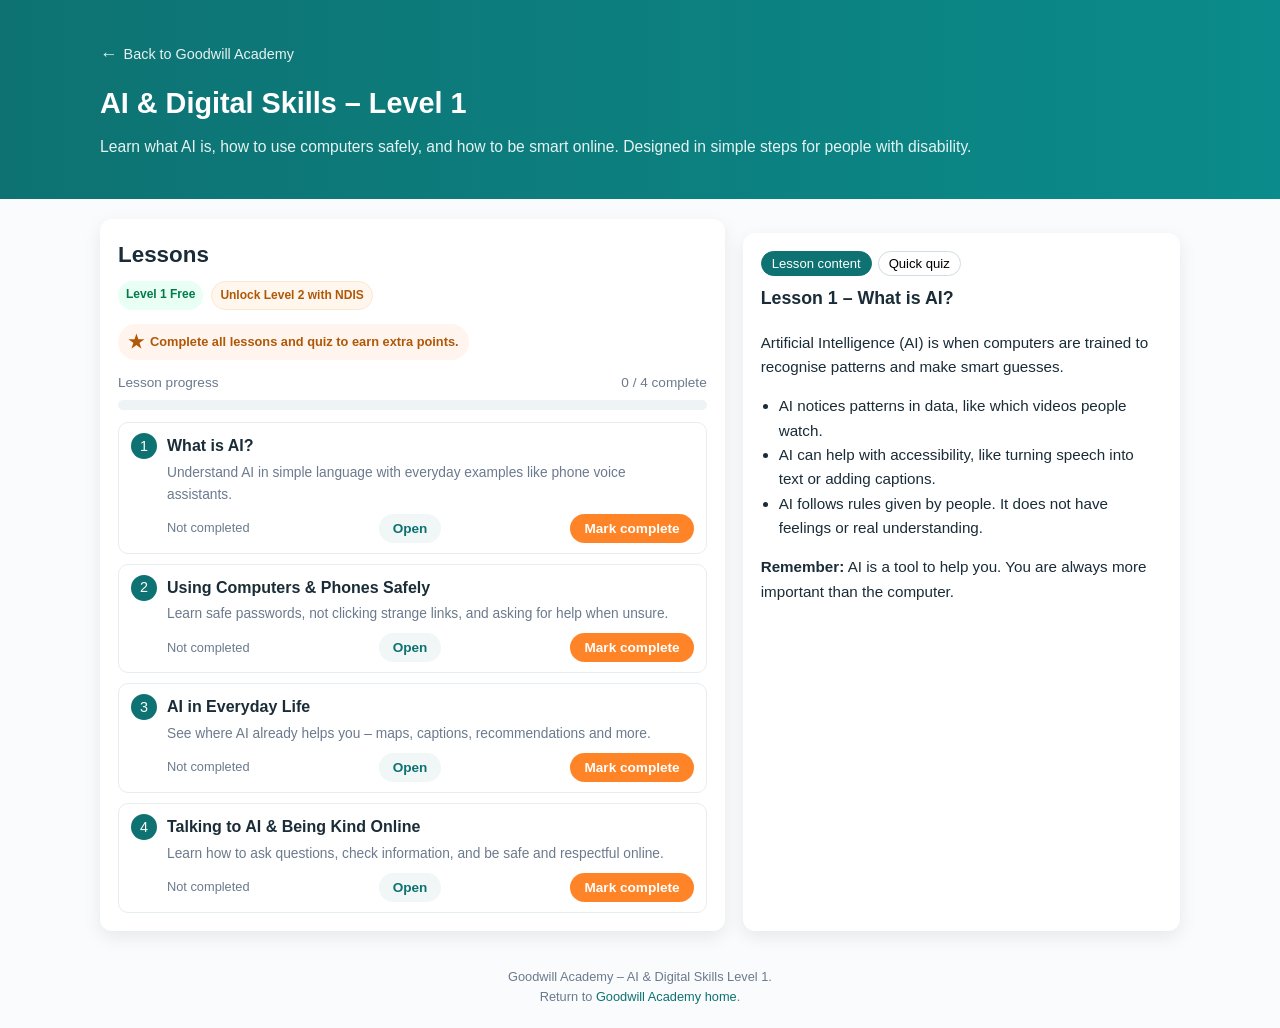
<file: module-ai-level1.html>
<!doctype html>
<html lang="en">
<head>
    <meta charset="utf-8">
    <title>Goodwill Academy – AI & Digital Skills – Level 1</title>
    <meta name="viewport" content="width=device-width,initial-scale=1">
    <meta name="description" content="Goodwill Academy Level 1 module: AI & Digital Skills for people with disability. Learn what AI is, use computers safely, and practice simple digital skills.">
    <style>
        :root {
            --bg: #f9fbfc;
            --card-bg: #ffffff;
            --primary: #0e7272;
            --secondary: #fe8427;
            --text: #1a2c37;
            --muted: #6b7a8d;
            --radius: 12px;
            --shadow: 0 6px 18px rgba(0, 0, 0, 0.08);
        }

        * {
            box-sizing: border-box;
        }

        body {
            margin: 0;
            font-family: Arial, sans-serif;
            background: var(--bg);
            color: var(--text);
            line-height: 1.6;
        }

        header {
            background: linear-gradient(90deg, var(--primary), #0b8b8b);
            color: #fff;
            padding: 20px;
        }

        .container {
            max-width: 1120px;
            margin: 0 auto;
            padding: 20px;
        }

        a {
            color: #ffffff;
            text-decoration: none;
        }

        a.back-link {
            display: inline-flex;
            align-items: center;
            gap: 6px;
            font-size: 0.9rem;
            margin-bottom: 8px;
            opacity: 0.9;
        }

        a.back-link span {
            font-size: 1.1rem;
        }

        h1 {
            margin: 4px 0 0;
            font-size: 1.8rem;
        }

        header p {
            margin: 8px 0 0;
            color: #e6f3f3;
            font-size: 0.98rem;
        }

        .module-shell {
            display: grid;
            grid-template-columns: 1fr;
            gap: 18px;
        }

        @media (min-width: 900px) {
            .module-shell {
                grid-template-columns: 2fr 1.4fr;
            }
        }

        .card {
            background: var(--card-bg);
            border-radius: var(--radius);
            box-shadow: var(--shadow);
            padding: 18px;
        }

        .module-meta h2 {
            margin: 0 0 8px;
            font-size: 1.4rem;
        }

        .chip-row {
            display: flex;
            flex-wrap: wrap;
            gap: 8px;
            margin: 8px 0 10px;
        }

        .chip {
            font-size: 0.75rem;
            padding: 4px 8px;
            border-radius: 999px;
            background: #e9fff3;
            color: #027a4f;
            font-weight: bold;
        }

        .chip-secondary {
            background: #fff7ed;
            color: #b05808;
            border: 1px solid #fde6cf;
        }

        .points-pill {
            display: inline-flex;
            align-items: center;
            gap: 6px;
            margin-top: 4px;
            padding: 4px 10px;
            border-radius: 999px;
            font-size: 0.8rem;
            background: rgba(254,132,39,0.08);
            color: #b05808;
            font-weight: bold;
        }

        .points-pill span {
            font-size: 1.1rem;
        }

        .progress-wrapper {
            margin-top: 12px;
        }

        .progress-label {
            display: flex;
            justify-content: space-between;
            font-size: 0.85rem;
            color: var(--muted);
            margin-bottom: 6px;
        }

        .progress-bar {
            width: 100%;
            height: 10px;
            background: #eef4f5;
            border-radius: 999px;
            overflow: hidden;
        }

        .progress-bar span {
            display: block;
            height: 100%;
            background: linear-gradient(90deg, var(--secondary), #ffa45c);
            width: 0%;
            transition: width 0.25s ease;
        }

        .lesson-list {
            display: grid;
            gap: 10px;
            margin-top: 6px;
        }

        .lesson-card {
            border: 1px solid #e6eef1;
            border-radius: 10px;
            padding: 10px 12px;
            display: flex;
            align-items: flex-start;
            gap: 10px;
            background: #ffffff;
        }

        .lesson-index {
            width: 26px;
            height: 26px;
            border-radius: 50%;
            background: var(--primary);
            color: #ffffff;
            display: inline-flex;
            align-items: center;
            justify-content: center;
            font-size: 0.9rem;
            flex-shrink: 0;
        }

        .lesson-body {
            flex: 1;
        }

        .lesson-title {
            margin: 0;
            font-size: 1rem;
        }

        .lesson-summary {
            margin: 3px 0 8px;
            font-size: 0.86rem;
            color: var(--muted);
        }

        .lesson-actions {
            display: flex;
            align-items: center;
            justify-content: space-between;
            flex-wrap: wrap;
            gap: 6px;
        }

        .lesson-status {
            font-size: 0.8rem;
            color: var(--muted);
        }

        .lesson-card.completed {
            border-color: #c6f2d9;
            background: #f4fff9;
        }

        .lesson-card.completed .lesson-index {
            background: #22a365;
        }

        .lesson-card.completed .lesson-status {
            color: #22a365;
            font-weight: bold;
        }

        .btn {
            border: none;
            border-radius: 999px;
            padding: 7px 14px;
            font-size: 0.85rem;
            font-weight: bold;
            cursor: pointer;
            outline: none;
            transition: background 0.2s ease, transform 0.08s ease;
        }

        .btn-primary {
            background: var(--secondary);
            color: #ffffff;
        }

        .btn-primary:hover {
            background: #ff9951;
        }

        .btn-secondary {
            background: #f1f6f7;
            color: var(--primary);
        }

        .btn-secondary:hover {
            background: #e3f1f1;
        }

        .btn:active {
            transform: scale(0.97);
        }

        .lesson-content-card {
            margin-top: 14px;
        }

        .lesson-content-card h3 {
            margin-top: 0;
        }

        .lesson-content {
            font-size: 0.95rem;
        }

        .lesson-content ul {
            padding-left: 18px;
        }

        .lesson-tabs {
            display: flex;
            flex-wrap: wrap;
            gap: 6px;
            margin-bottom: 8px;
        }

        .lesson-tab {
            font-size: 0.82rem;
            padding: 4px 10px;
            border-radius: 999px;
            border: 1px solid #d0dde2;
            background: #ffffff;
            cursor: pointer;
        }

        .lesson-tab.active {
            background: #0e7272;
            color: #ffffff;
            border-color: #0e7272;
        }

        .completion-banner {
            margin-top: 10px;
            padding: 10px 12px;
            border-radius: 10px;
            background: #f4fff9;
            border: 1px solid #c6f2d9;
            font-size: 0.9rem;
            color: #056b3c;
            display: none;
        }

        .completion-banner strong {
            display: block;
            margin-bottom: 4px;
        }

        .quiz-card h2 {
            margin-top: 0;
        }

        .quiz-question {
            margin-bottom: 10px;
            font-size: 0.92rem;
        }

        .quiz-option {
            display: block;
            margin: 2px 0;
            font-size: 0.9rem;
        }

        .quiz-footer {
            margin-top: 10px;
            display: flex;
            align-items: center;
            justify-content: space-between;
            flex-wrap: wrap;
            gap: 6px;
        }

        .quiz-message {
            font-size: 0.86rem;
        }

        .quiz-message.success {
            color: #056b3c;
        }

        .quiz-message.error {
            color: #b05808;
        }

        .badge-quiz {
            display: inline-flex;
            align-items: center;
            gap: 6px;
            padding: 4px 10px;
            border-radius: 999px;
            background: #fff7ed;
            color: #b05808;
            font-size: 0.8rem;
        }

        .badge-quiz-earned {
            background: #e9fff3;
            color: #027a4f;
        }

        footer {
            text-align: center;
            font-size: 0.8rem;
            padding: 16px 8px 20px;
            color: var(--muted);
        }

        footer a {
            color: var(--primary);
            text-decoration: none;
        }
    </style>
</head>
<body>
<header>
    <div class="container">
        <a href="goodwill-academy-full-landing.html" class="back-link">
            <span>←</span> Back to Goodwill Academy
        </a>
        <h1>AI & Digital Skills – Level 1</h1>
        <p>Learn what AI is, how to use computers safely, and how to be smart online. Designed in simple steps for people with disability.</p>
    </div>
</header>

<main class="container">
    <div class="module-shell">
        <!-- Left: lessons -->
        <section class="card module-meta">
            <h2>Lessons</h2>
            <div class="chip-row">
                <span class="chip">Level 1 Free</span>
                <span class="chip chip-secondary">Unlock Level 2 with NDIS</span>
            </div>
            <div class="points-pill">
                <span>★</span> Complete all lessons and quiz to earn extra points.
            </div>

            <div class="progress-wrapper">
                <div class="progress-label">
                    <span>Lesson progress</span>
                    <span id="lesson-count-label">0 / 4 complete</span>
                </div>
                <div class="progress-bar">
                    <span id="lesson-progress-bar"></span>
                </div>
            </div>

            <div class="lesson-list" style="margin-top:12px;">
                <article class="lesson-card" data-lesson="1">
                    <div class="lesson-index">1</div>
                    <div class="lesson-body">
                        <h3 class="lesson-title">What is AI?</h3>
                        <p class="lesson-summary">Understand AI in simple language with everyday examples like phone voice assistants.</p>
                        <div class="lesson-actions">
                            <span class="lesson-status" id="lesson-status-1">Not completed</span>
                            <button class="btn btn-secondary" type="button" onclick="openLesson(1)">Open</button>
                            <button class="btn btn-primary" type="button" onclick="completeLesson(1)">Mark complete</button>
                        </div>
                    </div>
                </article>

                <article class="lesson-card" data-lesson="2">
                    <div class="lesson-index">2</div>
                    <div class="lesson-body">
                        <h3 class="lesson-title">Using Computers & Phones Safely</h3>
                        <p class="lesson-summary">Learn safe passwords, not clicking strange links, and asking for help when unsure.</p>
                        <div class="lesson-actions">
                            <span class="lesson-status" id="lesson-status-2">Not completed</span>
                            <button class="btn btn-secondary" type="button" onclick="openLesson(2)">Open</button>
                            <button class="btn btn-primary" type="button" onclick="completeLesson(2)">Mark complete</button>
                        </div>
                    </div>
                </article>

                <article class="lesson-card" data-lesson="3">
                    <div class="lesson-index">3</div>
                    <div class="lesson-body">
                        <h3 class="lesson-title">AI in Everyday Life</h3>
                        <p class="lesson-summary">See where AI already helps you – maps, captions, recommendations and more.</p>
                        <div class="lesson-actions">
                            <span class="lesson-status" id="lesson-status-3">Not completed</span>
                            <button class="btn btn-secondary" type="button" onclick="openLesson(3)">Open</button>
                            <button class="btn btn-primary" type="button" onclick="completeLesson(3)">Mark complete</button>
                        </div>
                    </div>
                </article>

                <article class="lesson-card" data-lesson="4">
                    <div class="lesson-index">4</div>
                    <div class="lesson-body">
                        <h3 class="lesson-title">Talking to AI & Being Kind Online</h3>
                        <p class="lesson-summary">Learn how to ask questions, check information, and be safe and respectful online.</p>
                        <div class="lesson-actions">
                            <span class="lesson-status" id="lesson-status-4">Not completed</span>
                            <button class="btn btn-secondary" type="button" onclick="openLesson(4)">Open</button>
                            <button class="btn btn-primary" type="button" onclick="completeLesson(4)">Mark complete</button>
                        </div>
                    </div>
                </article>
            </div>

            <div class="completion-banner" id="lesson-completion-banner">
                <strong>Great work!</strong>
                <span>You finished all Level 1 AI lessons. Extra points have been added to your Goodwill Academy total.</span>
            </div>
        </section>

        <!-- Right: active lesson + quiz -->
        <section class="card lesson-content-card">
            <div class="lesson-tabs">
                <button class="lesson-tab active" type="button" id="tab-lesson" onclick="switchTab('lesson')">
                    Lesson content
                </button>
                <button class="lesson-tab" type="button" id="tab-quiz" onclick="switchTab('quiz')">
                    Quick quiz
                </button>
            </div>

            <div id="lesson-content-block" class="lesson-content">
                <h3 id="lesson-content-title">Lesson 1 – What is AI?</h3>
                <p>
                    Artificial Intelligence (AI) means computers that can learn patterns and make smart guesses.
                    They do not “think” like humans, but they can help with tasks.
                </p>
                <ul>
                    <li>AI can recognise pictures and voices (for example, your phone’s voice assistant).</li>
                    <li>AI can suggest videos, songs or shows based on what you watched before.</li>
                    <li>AI can help people with disability by providing captions, reading text out loud, or translating languages.</li>
                </ul>
                <p>
                    <strong>Key idea:</strong> AI is a tool. People are still in charge. You can choose when to use it
                    and when to say no.
                </p>
            </div>

            <div id="quiz-content-block" style="display:none;">
                <h2>Quick Quiz – AI & Digital Skills</h2>
                <div class="badge-quiz" id="quiz-badge">
                    Quiz points: Locked – finish with all correct answers to unlock.
                </div>

                <form id="ai-quiz-form" style="margin-top:10px;">
                    <div class="quiz-question">
                        <strong>1. What is a simple way to describe AI?</strong>
                        <label class="quiz-option">
                            <input type="radio" name="q1" value="a">
                            A magical brain that can feel emotions like a human.
                        </label>
                        <label class="quiz-option">
                            <input type="radio" name="q1" value="b">
                            A computer system that learns patterns and helps with tasks.
                        </label>
                        <label class="quiz-option">
                            <input type="radio" name="q1" value="c">
                            A normal calculator with no learning.
                        </label>
                    </div>

                    <div class="quiz-question">
                        <strong>2. Which action is the safest when you receive a strange link in an email?</strong>
                        <label class="quiz-option">
                            <input type="radio" name="q2" value="a">
                            Click it quickly before it disappears.
                        </label>
                        <label class="quiz-option">
                            <input type="radio" name="q2" value="b">
                            Delete it or ask a trusted person before opening anything.
                        </label>
                        <label class="quiz-option">
                            <input type="radio" name="q2" value="c">
                            Share it with all your friends.
                        </label>
                    </div>

                    <div class="quiz-question">
                        <strong>3. When you talk to an AI chat tool, which information should you keep private?</strong>
                        <label class="quiz-option">
                            <input type="radio" name="q3" value="a">
                            Your favourite colour.
                        </label>
                        <label class="quiz-option">
                            <input type="radio" name="q3" value="b">
                            Personal details like your full address or bank card number.
                        </label>
                        <label class="quiz-option">
                            <input type="radio" name="q3" value="c">
                            The name of your favourite movie.
                        </label>
                    </div>

                    <div class="quiz-footer">
                        <button class="btn btn-primary" type="button" onclick="submitQuiz()">Submit answers</button>
                        <div class="quiz-message" id="quiz-message"></div>
                    </div>
                </form>
            </div>
        </section>
    </div>
</main>

<footer>
    Goodwill Academy – AI & Digital Skills Level 1.
    <br>
    Return to <a href="goodwill-academy-full-landing.html">Goodwill Academy home</a>.
</footer>

<script>
    var TOTAL_LESSONS = 4;
    var MODULE_PREFIX = 'gw_ai_l1_';
    var MODULE_COMPLETED_KEY = 'gw_ai_l1_completed';
    var MODULE_QUIZ_PASSED_KEY = 'gw_ai_l1_quiz_passed';
    var QUIZ_POINTS = 40;
    var LESSON_POINTS_ON_COMPLETE = 80;

    function awardPoints(amount) {
        var current = parseInt(localStorage.getItem('gw_academy_points') || '0', 10);
        localStorage.setItem('gw_academy_points', current + amount);
    }

    function getLessonCompleted(id) {
        return localStorage.getItem(MODULE_PREFIX + 'lesson_' + id) === '1';
    }

    function setLessonCompleted(id) {
        localStorage.setItem(MODULE_PREFIX + 'lesson_' + id, '1');
    }

    function getQuizPassed() {
        return localStorage.getItem(MODULE_QUIZ_PASSED_KEY) === '1';
    }

    function setQuizPassed() {
        localStorage.setItem(MODULE_QUIZ_PASSED_KEY, '1');
    }

    function getModuleCompleted() {
        return localStorage.getItem(MODULE_COMPLETED_KEY) === '1';
    }

    function setModuleCompleted() {
        localStorage.setItem(MODULE_COMPLETED_KEY, '1');
    }

    function refreshLessonUI() {
        var completedCount = 0;
        for (var i = 1; i <= TOTAL_LESSONS; i++) {
            var completed = getLessonCompleted(i);
            var card = document.querySelector('.lesson-card[data-lesson="' + i + '"]');
            var statusLabel = document.getElementById('lesson-status-' + i);
            if (completed) {
                completedCount++;
                if (card) {
                    card.classList.add('completed');
                }
                if (statusLabel) {
                    statusLabel.textContent = 'Completed';
                }
            } else {
                if (card) {
                    card.classList.remove('completed');
                }
                if (statusLabel) {
                    statusLabel.textContent = 'Not completed';
                }
            }
        }

        var label = document.getElementById('lesson-count-label');
        var bar = document.getElementById('lesson-progress-bar');
        if (label) {
            label.textContent = completedCount + ' / ' + TOTAL_LESSONS + ' complete';
        }
        if (bar) {
            var percent = Math.round((completedCount / TOTAL_LESSONS) * 100);
            bar.style.width = percent + '%';
        }

        var banner = document.getElementById('lesson-completion-banner');
        if (completedCount === TOTAL_LESSONS) {
            if (!getModuleCompleted()) {
                setModuleCompleted();
                awardPoints(LESSON_POINTS_ON_COMPLETE);
            }
            if (banner) {
                banner.style.display = 'block';
            }
        } else {
            if (banner) {
                banner.style.display = 'none';
            }
        }
    }

    function openLesson(id) {
        var titleEl = document.getElementById('lesson-content-title');
        var contentEl = document.getElementById('lesson-content-block');

        if (!titleEl || !contentEl) {
            return;
        }

        var title = '';
        var html = '';

        if (id === 1) {
            title = 'Lesson 1 – What is AI?';
            html = '' +
                '<p>Artificial Intelligence (AI) is when computers are trained to recognise patterns and make smart guesses.</p>' +
                '<ul>' +
                '<li>AI notices patterns in data, like which videos people watch.</li>' +
                '<li>AI can help with accessibility, like turning speech into text or adding captions.</li>' +
                '<li>AI follows rules given by people. It does not have feelings or real understanding.</li>' +
                '</ul>' +
                '<p><strong>Remember:</strong> AI is a tool to help you. You are always more important than the computer.</p>';
        } else if (id === 2) {
            title = 'Lesson 2 – Using Computers & Phones Safely';
            html = '' +
                '<p>Safe digital habits protect you and your information.</p>' +
                '<ul>' +
                '<li>Use strong passwords that are hard to guess. Do not share them with friends.</li>' +
                '<li>Do not open links or files from people you do not know or trust.</li>' +
                '<li>If something feels wrong or scary online, stop and talk to a trusted person.</li>' +
                '</ul>' +
                '<p><strong>Tip:</strong> If you are unsure, it is okay to ask for help before clicking anything.</p>';
        } else if (id === 3) {
            title = 'Lesson 3 – AI in Everyday Life';
            html = '' +
                '<p>AI is already around you every day.</p>' +
                '<ul>' +
                '<li>Maps apps can suggest the fastest route. This uses AI to read traffic.</li>' +
                '<li>Streaming apps suggest movies and songs that you might like.</li>' +
                '<li>Phones can add automatic captions for people who are deaf or hard of hearing.</li>' +
                '</ul>' +
                '<p>AI can make life easier, especially when combined with good human support.</p>';
        } else if (id === 4) {
            title = 'Lesson 4 – Talking to AI & Being Kind Online';
            html = '' +
                '<p>AI chat tools can answer questions, write text, and help you practise skills.</p>' +
                '<ul>' +
                '<li>Ask clear and simple questions. You can say, “Explain in easy words.”</li>' +
                '<li>Do not share private information like your full address, card numbers, or passwords.</li>' +
                '<li>Remember that not everything online is true. Check important facts with a trusted person or official website.</li>' +
                '</ul>' +
                '<p><strong>Kindness:</strong> Whether you talk to humans or AI, you can choose respectful language and positive actions.</p>';
        }

        titleEl.textContent = title;
        contentEl.innerHTML = '<h3>' + title + '</h3>' + html;
        switchTab('lesson');
    }

    function completeLesson(id) {
        if (!getLessonCompleted(id)) {
            setLessonCompleted(id);
        }
        refreshLessonUI();
    }

    function switchTab(tab) {
        var lessonBlock = document.getElementById('lesson-content-block');
        var quizBlock = document.getElementById('quiz-content-block');
        var tabLesson = document.getElementById('tab-lesson');
        var tabQuiz = document.getElementById('tab-quiz');

        if (!lessonBlock || !quizBlock || !tabLesson || !tabQuiz) {
            return;
        }

        if (tab === 'lesson') {
            lessonBlock.style.display = 'block';
            quizBlock.style.display = 'none';
            tabLesson.classList.add('active');
            tabQuiz.classList.remove('active');
        } else {
            lessonBlock.style.display = 'none';
            quizBlock.style.display = 'block';
            tabQuiz.classList.add('active');
            tabLesson.classList.remove('active');
        }
    }

    function updateQuizBadge() {
        var badge = document.getElementById('quiz-badge');
        if (!badge) {
            return;
        }
        if (getQuizPassed()) {
            badge.textContent = 'Quiz points unlocked and added to your Goodwill Academy total.';
            badge.classList.add('badge-quiz-earned');
        } else {
            badge.textContent = 'Quiz points: Locked – finish with all correct answers to unlock.';
            badge.classList.remove('badge-quiz-earned');
        }
    }

    function submitQuiz() {
        var form = document.getElementById('ai-quiz-form');
        var messageEl = document.getElementById('quiz-message');
        if (!form || !messageEl) {
            return;
        }

        var q1 = form.querySelector('input[name="q1"]:checked');
        var q2 = form.querySelector('input[name="q2"]:checked');
        var q3 = form.querySelector('input[name="q3"]:checked');

        if (!q1 || !q2 || !q3) {
            messageEl.textContent = 'Please answer all questions.';
            messageEl.className = 'quiz-message error';
            return;
        }

        var correct = q1.value === 'b' && q2.value === 'b' && q3.value === 'b';

        if (!correct) {
            messageEl.textContent = 'Some answers are not correct yet. Read the lessons again and try once more.';
            messageEl.className = 'quiz-message error';
            return;
        }

        if (!getQuizPassed()) {
            setQuizPassed();
            awardPoints(QUIZ_POINTS);
        }

        messageEl.textContent = 'Great job! All answers are correct and your quiz points have been added.';
        messageEl.className = 'quiz-message success';
        updateQuizBadge();
    }

    // Initial load
    refreshLessonUI();
    updateQuizBadge();
    openLesson(1);
</script>
</body>
</html>
</file>
